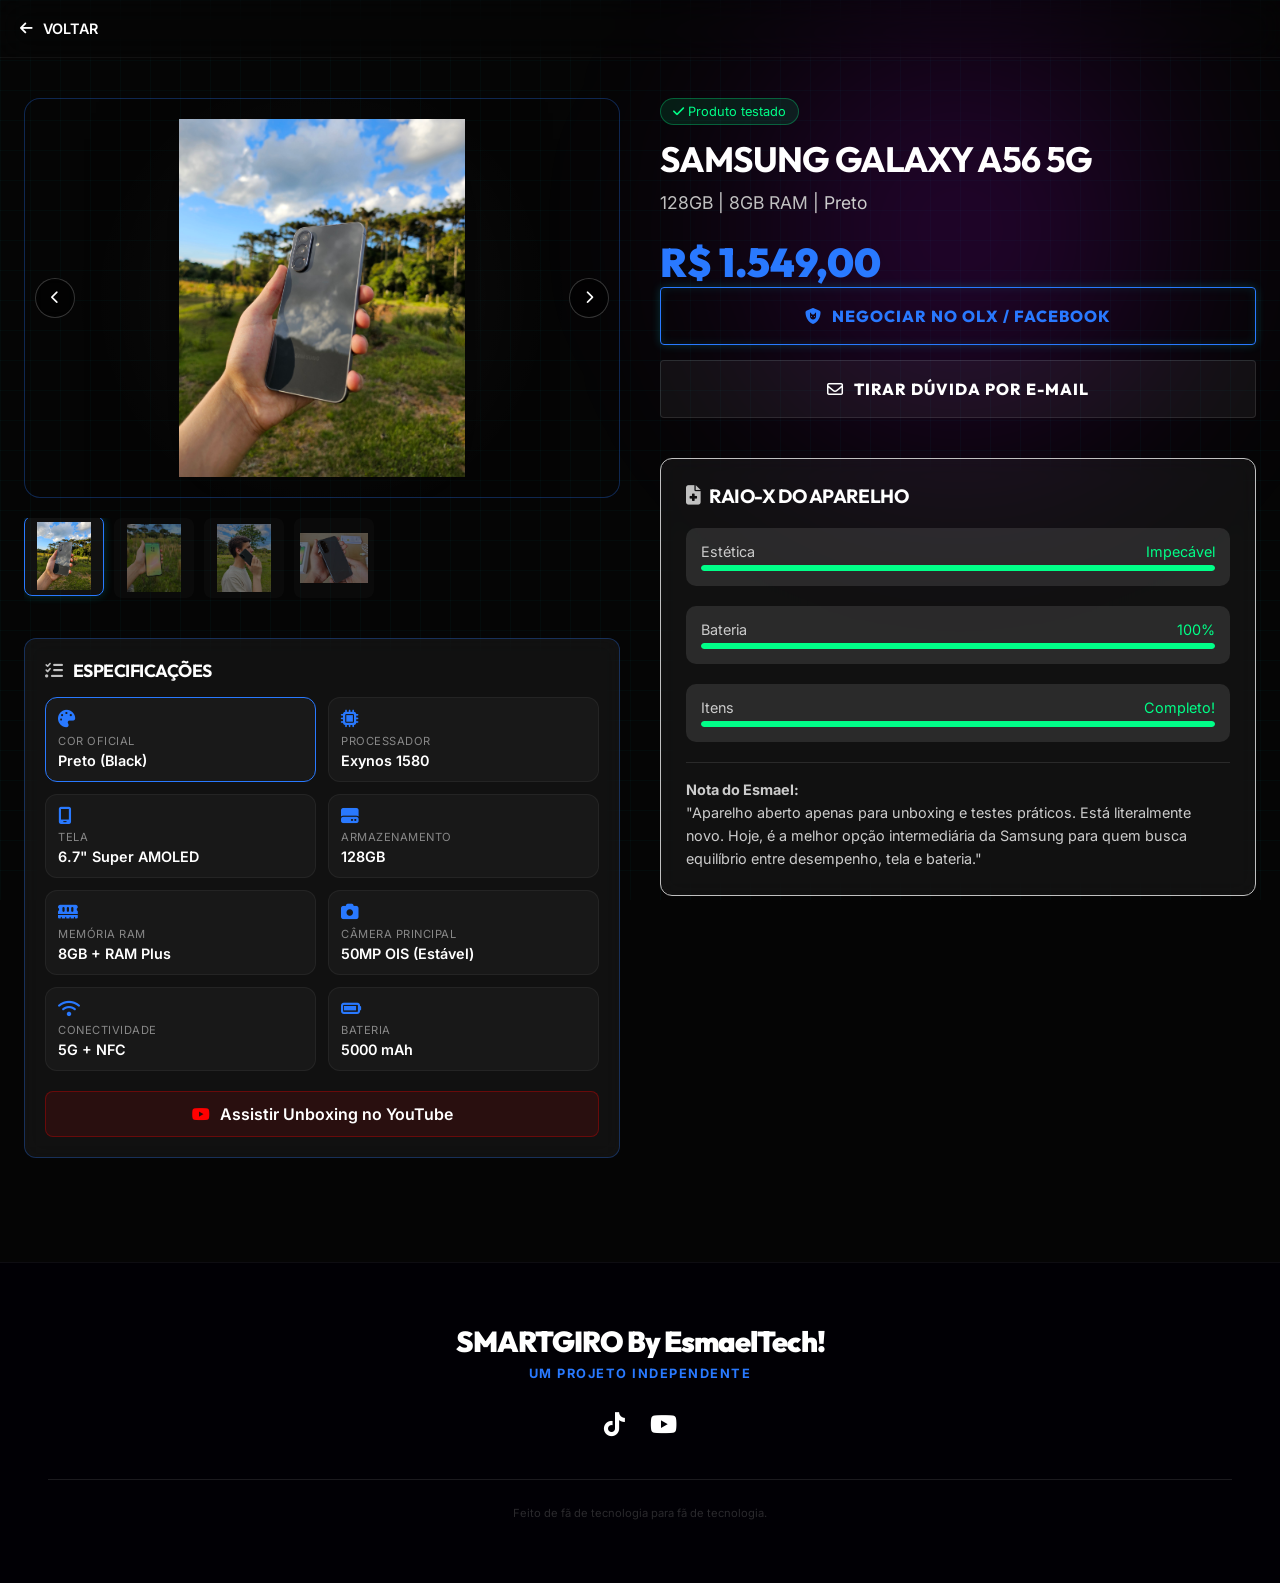
<file: A56_5G.html>
<!DOCTYPE html>
<html lang="pt-br">
<head>
    <meta charset="UTF-8">
    <meta name="viewport" content="width=device-width, initial-scale=1.0">
    <title>A56 5G | SmartGiro</title> <link rel="icon" type="smartgiro-logo" href="unnamed-removebg-preview.png">
    <link rel="stylesheet" href="style.css">
    
    <link rel="stylesheet" href="https://cdnjs.cloudflare.com/ajax/libs/font-awesome/6.4.0/css/all.min.css">
    <link href="https://fonts.googleapis.com/css2?family=Inter:wght@300;400;500&family=Outfit:wght@700;900&display=swap" rel="stylesheet">

    <style>
        /* --- CSS ESPECÍFICO DESTA PÁGINA --- */

        .product-detail-grid {
            display: grid;
            grid-template-columns: 1fr 1fr;
            gap: 40px;
            margin-top: 40px;
        }

        /* --- GALERIA AVANÇADA (CARROSSEL) --- */
        .gallery-container {
            position: relative;
            border-radius: 16px;
            border: var(--glass-border);
            background: radial-gradient(circle, rgba(255,255,255,0.05) 0%, transparent 70%);
            overflow: hidden;
            margin-bottom: 20px;
            height: 400px; /* Altura fixa */
            display: flex;
            align-items: center;
            justify-content: center;
        }

        /* Imagens empilhadas (Absolute) */
        .main-photo-item {
            position: absolute;
            top: 0; left: 0;
            width: 100%; height: 100%;
            display: flex;
            align-items: center; justify-content: center;
            padding: 20px;
            opacity: 0; /* Invisível por padrão */
            transition: opacity 0.4s ease-in-out, transform 0.4s ease;
            z-index: 1;
            pointer-events: none; 
        }

        .main-photo-item img {
            max-width: 100%; max-height: 100%;
            object-fit: contain;
            filter: drop-shadow(0 20px 40px rgba(0,0,0,0.5));
        }

        /* Classe que torna a imagem visível */
        .main-photo-item.active {
            opacity: 1;
            z-index: 2;
            transform: scale(1);
            pointer-events: auto;
        }

        /* Botões de Navegação (Setas) */
        .carousel-btn {
            position: absolute;
            top: 50%; transform: translateY(-50%);
            background: rgba(0,0,0,0.6);
            border: 1px solid rgba(255,255,255,0.2);
            color: white;
            width: 40px; height: 40px;
            border-radius: 50%;
            display: flex; align-items: center; justify-content: center;
            cursor: pointer;
            z-index: 10;
            backdrop-filter: blur(5px);
            transition: 0.3s;
        }
        .carousel-btn:hover { background: var(--neon-cyan); color: black; border-color: var(--neon-cyan); }
        .carousel-btn:active { transform: translateY(-50%) scale(0.9); }
        .carousel-btn.prev { left: 10px; }
        .carousel-btn.next { right: 10px; }

        /* Miniaturas */
        .gallery-thumbs { display: flex; gap: 10px; overflow-x: auto; padding-bottom: 10px; scroll-behavior: smooth; }
        .gallery-thumbs::-webkit-scrollbar { height: 4px; }
        .gallery-thumbs::-webkit-scrollbar-thumb { background: rgba(255,255,255,0.2); border-radius: 4px; }

        .thumb { 
            width: 80px; height: 80px; 
            background: rgba(255,255,255,0.05); 
            border-radius: 8px; padding: 5px; 
            cursor: pointer; opacity: 0.5; 
            transition: 0.3s; border: 1px solid transparent;
            flex-shrink: 0;
            display: flex; align-items: center; justify-content: center;
        }
        .thumb:hover { opacity: 0.8; border-color: rgba(255,255,255,0.3); }
        .thumb.active { opacity: 1; border-color: var(--neon-cyan); box-shadow: 0 0 10px rgba(0, 243, 255, 0.2); transform: translateY(-2px); }
        .thumb img { width: 100%; height: 100%; object-fit: contain; pointer-events: none; }

        /* --- FIM GALERIA --- */

        /* Ficha Técnica Detalhada */
        .specs-grid { display: grid; grid-template-columns: 1fr 1fr; gap: 12px; margin-top: 15px; }
        .spec-item {
            background: rgba(255,255,255,0.03);
            border: 1px solid rgba(255,255,255,0.05);
            padding: 12px; border-radius: 12px;
            display: flex; flex-direction: column; gap: 4px;
        }
        .spec-item i { color: var(--neon-cyan); font-size: 1.1rem; margin-bottom: 2px; }
        .spec-label { font-size: 0.7rem; color: #888; text-transform: uppercase; letter-spacing: 0.5px; }
        .spec-value { font-size: 0.9rem; color: white; font-weight: 600; }

        /* Infos Gerais */
        .detail-price { font-size: 2.5rem; color: var(--neon-cyan); font-weight: 900; font-family: 'Outfit'; }
        .detail-tag { display: inline-block; background: rgba(0,255,136,0.1); color: #00ff88; padding: 5px 12px; border-radius: 50px; font-size: 0.8rem; margin-bottom: 15px; border: 1px solid rgba(0,255,136,0.3); }

        /* Botões com efeito de clique */
        .btn:active { transform: scale(0.97); opacity: 0.8; }

        /* Barra de Condição */
        .condition-bar { margin: 20px 0; background: rgba(255,255,255,0.1); border-radius: 10px; padding: 15px; }
        .cond-title { font-size: 0.9rem; color: #ccc; margin-bottom: 5px; display: flex; justify-content: space-between; }
        .progress-bg { width: 100%; height: 6px; background: #333; border-radius: 10px; overflow: hidden; }
        .progress-fill { height: 100%; border-radius: 10px; }

        @media (max-width: 768px) {
            .product-detail-grid { grid-template-columns: 1fr; }
            .gallery-container { height: 300px; }
        }
    </style>
</head>
<body>

    <header style="position: relative; background: transparent; padding: 20px;">
        <a href="index.html" style="color: white; text-decoration: none; display: flex; align-items: center; gap: 10px; font-weight: 600; font-size: 0.9rem;">
            <i class="fa-solid fa-arrow-left"></i> VOLTAR
        </a>
    </header>

    <section class="container" style="padding-bottom: 80px;">
        
        <div class="product-detail-grid">
            
            <div class="reveal">
                
                <div class="gallery-container">
                    <button class="carousel-btn prev" id="prevBtn"><i class="fa-solid fa-chevron-left"></i></button>
                    
                    <div class="main-photo-item active">
                        <img src="img/20260118_181838.jpg" alt="Foto 1">
                    </div>
                    
                    <div class="main-photo-item">
                        <img src="img/20260118_181609.jpg" alt="Foto 2">
                    </div>
                    
                    <div class="main-photo-item">
                        <img src="img/20260118_180744 (1).jpg" alt="Foto 3">
                    </div>
                    
                    <div class="main-photo-item">
                        <img src="img/20260118_151439.jpg" alt="Foto 4">
                    </div>

                    <button class="carousel-btn next" id="nextBtn"><i class="fa-solid fa-chevron-right"></i></button>
                </div>
                
                <div class="gallery-thumbs" id="thumbsContainer">
                    <div class="thumb active">
                        <img src="img/20260118_181838.jpg">
                    </div>
                    <div class="thumb">
                        <img src="img/20260118_181609.jpg">
                    </div>
                    <div class="thumb">
                        <img src="img/20260118_180744 (1).jpg">
                    </div>
                    <div class="thumb">
                        <img src="img/20260118_151439.jpg">
                    </div>
                    
                </div>

                <div class="tech-card" style="margin-top: 30px; padding: 20px;">
                    <h3 style="font-size: 1.1rem; margin-bottom: 15px; color: white;">
                        <i class="fa-solid fa-list-check" style="margin-right: 8px; color: var(--neon-purple);"></i> Especificações
                    </h3>
                    
                    <div class="specs-grid">
                        <div class="spec-item" style="border-color: var(--neon-cyan);">
                            <i class="fa-solid fa-palette"></i>
                            <span class="spec-label">Cor Oficial</span>
                            <span class="spec-value">Preto (Black)</span>
                        </div>
                        <div class="spec-item">
                            <i class="fa-solid fa-microchip"></i>
                            <span class="spec-label">Processador</span>
                            <span class="spec-value">Exynos 1580</span>
                        </div>
                        <div class="spec-item">
                            <i class="fa-solid fa-mobile-screen"></i>
                            <span class="spec-label">Tela</span>
                            <span class="spec-value">6.7" Super AMOLED</span>
                        </div>
                        <div class="spec-item">
                            <i class="fa-solid fa-hard-drive"></i>
                            <span class="spec-label">Armazenamento</span>
                            <span class="spec-value">128GB</span>
                        </div>
                        <div class="spec-item">
                            <i class="fa-solid fa-memory"></i>
                            <span class="spec-label">Memória RAM</span>
                            <span class="spec-value">8GB + RAM Plus</span>
                        </div>
                        <div class="spec-item">
                            <i class="fa-solid fa-camera"></i>
                            <span class="spec-label">Câmera Principal</span>
                            <span class="spec-value">50MP OIS (Estável)</span>
                        </div>
                        <div class="spec-item">
                            <i class="fa-solid fa-wifi"></i>
                            <span class="spec-label">Conectividade</span>
                            <span class="spec-value">5G + NFC</span>
                        </div>
                        <div class="spec-item">
                            <i class="fa-solid fa-battery-full"></i>
                            <span class="spec-label">Bateria</span>
                            <span class="spec-value">5000 mAh</span>
                        </div>
                        
                    </div>
                    
                    <a href="https://youtu.be/X7VO6_P9ES0?si=A187KuJ-ATbs06Ln" target="_blank" style="display: flex; align-items: center; justify-content: center; gap: 10px; background: rgba(255, 0, 0, 0.1); border: 1px solid rgba(255, 0, 0, 0.3); padding: 12px; border-radius: 8px; margin-top: 20px; text-decoration: none; color: white; font-weight: 600; transition: 0.3s;">
                        <i class="fa-brands fa-youtube" style="color: red;"></i> Assistir Unboxing no YouTube
                    </a>
                </div>
            </div>

            <div class="reveal" style="transition-delay: 0.2s;">
                
                <span class="detail-tag"><i class="fa-solid fa-check"></i> Produto testado</span>
                
                <h1 style="font-size: 2.2rem; line-height: 1.1; margin-bottom: 10px;">Samsung Galaxy A56 5G</h1>
                
                <p style="color: #ccc; margin-bottom: 20px; font-size: 1.1rem;">
                    <span style="color: var(--neon-purple);">128GB</span> | 
                    <span style="color: var(--neon-purple);">8GB RAM</span> | 
                    Preto
                </p>

                <div class="detail-price">R$ 1.549,00</div>
                

                <div style="display: flex; flex-direction: column; gap: 15px; margin-bottom: 40px;">
                    
                    <a href="LINK_DO_SEU_ANUNCIO_NO_FACEBOOK" target="_blank" class="btn btn-neon pulse-btn">
                        <i class="fa-solid fa-shield-cat" style="margin-right: 10px;"></i> NEGOCIAR NO OLX / FACEBOOK
                    </a>
                    
                    <a href="mailto:contato.esmaeltech@gmail.com" class="btn" style="background: rgba(255,255,255,0.05); color: white; border: 1px solid rgba(255,255,255,0.1);">
                        <i class="fa-regular fa-envelope" style="margin-right: 10px;"></i> TIRAR DÚVIDA POR E-MAIL
                    </a>
                </div>

                <div class="tech-card" style="padding: 25px; border-color: var(--neon-purple);">
                    <h3 style="color: white; margin-bottom: 20px; display: flex; align-items: center; gap: 10px; font-size: 1.2rem;">
                        <i class="fa-solid fa-file-medical" style="color: var(--neon-purple);"></i> Raio-X do Aparelho
                    </h3>
                    
                    <div class="condition-bar">
                        <div class="cond-title"><span>Estética</span> <span style="color: #00ff88;">Impecável</span></div>
                        <div class="progress-bg"><div class="progress-fill" style="width: 100%; background: #00ff88;"></div></div>
                    </div>

                    <div class="condition-bar">
                        <div class="cond-title"><span>Bateria</span> <span style="color: #00ff88;">100%</span></div>
                        <div class="progress-bg"><div class="progress-fill" style="width: 100%; background: #00ff88;"></div></div>
                    </div>

                    <div class="condition-bar">
                        <div class="cond-title"><span>Itens</span> <span style="color: #00ff88;">Completo!</span></div>
                        <div class="progress-bg"><div class="progress-fill" style="width: 100%; background: #00ff88;"></div></div>
                    </div>

                    <p style="font-size: 0.9rem; margin-top: 20px; border-top: 1px solid rgba(255,255,255,0.1); padding-top: 15px; color: #ccc; line-height: 1.6;">
                        <strong>Nota do Esmael:</strong> <br>
                        "Aparelho aberto apenas para unboxing e testes práticos. Está literalmente novo. Hoje, é a melhor opção intermediária da Samsung para quem busca equilíbrio entre desempenho, tela e bateria."
                    </p>
                </div>

            </div>
        </div>
    </section>

    <footer style="background: #010005; padding: 60px 24px; text-align: center; border-top: 1px solid rgba(255,255,255,0.05);">
        <div class="container">
            <div class="brand" style="font-size: 1.8rem; margin-bottom: 5px;">SMARTGIRO By EsmaelTech!</div>
            
            <p style="color: var(--neon-cyan); font-size: 0.8rem; letter-spacing: 1.5px; margin-bottom: 25px; font-weight: 700; text-transform: uppercase;">
                Um Projeto Independente
            </p>



            <div style="display: flex; justify-content: center; gap: 25px; margin-bottom: 40px;">
                <a href="https://www.tiktok.com/@esmaeltech23" target="_blank" style="color: white; font-size: 1.5rem; transition: 0.3s;" onmouseover="this.style.color='#00f3ff'" onmouseout="this.style.color='white'">
                    <i class="fa-brands fa-tiktok"></i>
                </a>
                <a href="https://www.youtube.com/@EsmaelTech023" target="_blank" style="color: white; font-size: 1.5rem; transition: 0.3s;" onmouseover="this.style.color='#FF0000'" onmouseout="this.style.color='white'">
                    <i class="fa-brands fa-youtube"></i>
                </a>
            </div>
            
           
            <div style="border-top: 1px solid rgba(255,255,255,0.1); padding-top: 25px; margin-top: 40px;">
                <p style="font-size: 0.7rem; opacity: 0.3;">
                    Feito de fã de tecnologia para fã de tecnologia.
                </p>
            </div>
        </div>
    </footer>

    <script>
        document.addEventListener('DOMContentLoaded', function() {
            const mainPhotos = document.querySelectorAll('.main-photo-item');
            const thumbs = document.querySelectorAll('.thumb');
            const prevBtn = document.getElementById('prevBtn');
            const nextBtn = document.getElementById('nextBtn');
            let currentIndex = 0; 

            if (mainPhotos.length === 0 || thumbs.length === 0) return;

            function showImage(index) {
                mainPhotos.forEach(photo => photo.classList.remove('active'));
                thumbs.forEach(thumb => thumb.classList.remove('active'));

                if(mainPhotos[index]) mainPhotos[index].classList.add('active');
                if(thumbs[index]) thumbs[index].classList.add('active');
                
                if(thumbs[index]) {
                    thumbs[index].scrollIntoView({ behavior: 'smooth', block: 'nearest', inline: 'center' });
                }
                currentIndex = index;
            }

            if(nextBtn) {
                nextBtn.addEventListener('click', () => {
                    let nextIndex = currentIndex + 1;
                    if (nextIndex >= mainPhotos.length) nextIndex = 0;
                    showImage(nextIndex);
                });
            }

            if(prevBtn) {
                prevBtn.addEventListener('click', () => {
                    let prevIndex = currentIndex - 1;
                    if (prevIndex < 0) prevIndex = mainPhotos.length - 1;
                    showImage(prevIndex);
                });
            }

            thumbs.forEach((thumb, index) => {
                thumb.addEventListener('click', () => {
                    showImage(index);
                });
            });
        });
    </script>
    
    <script src="script.js"></script>
</body>
</html>
</file>
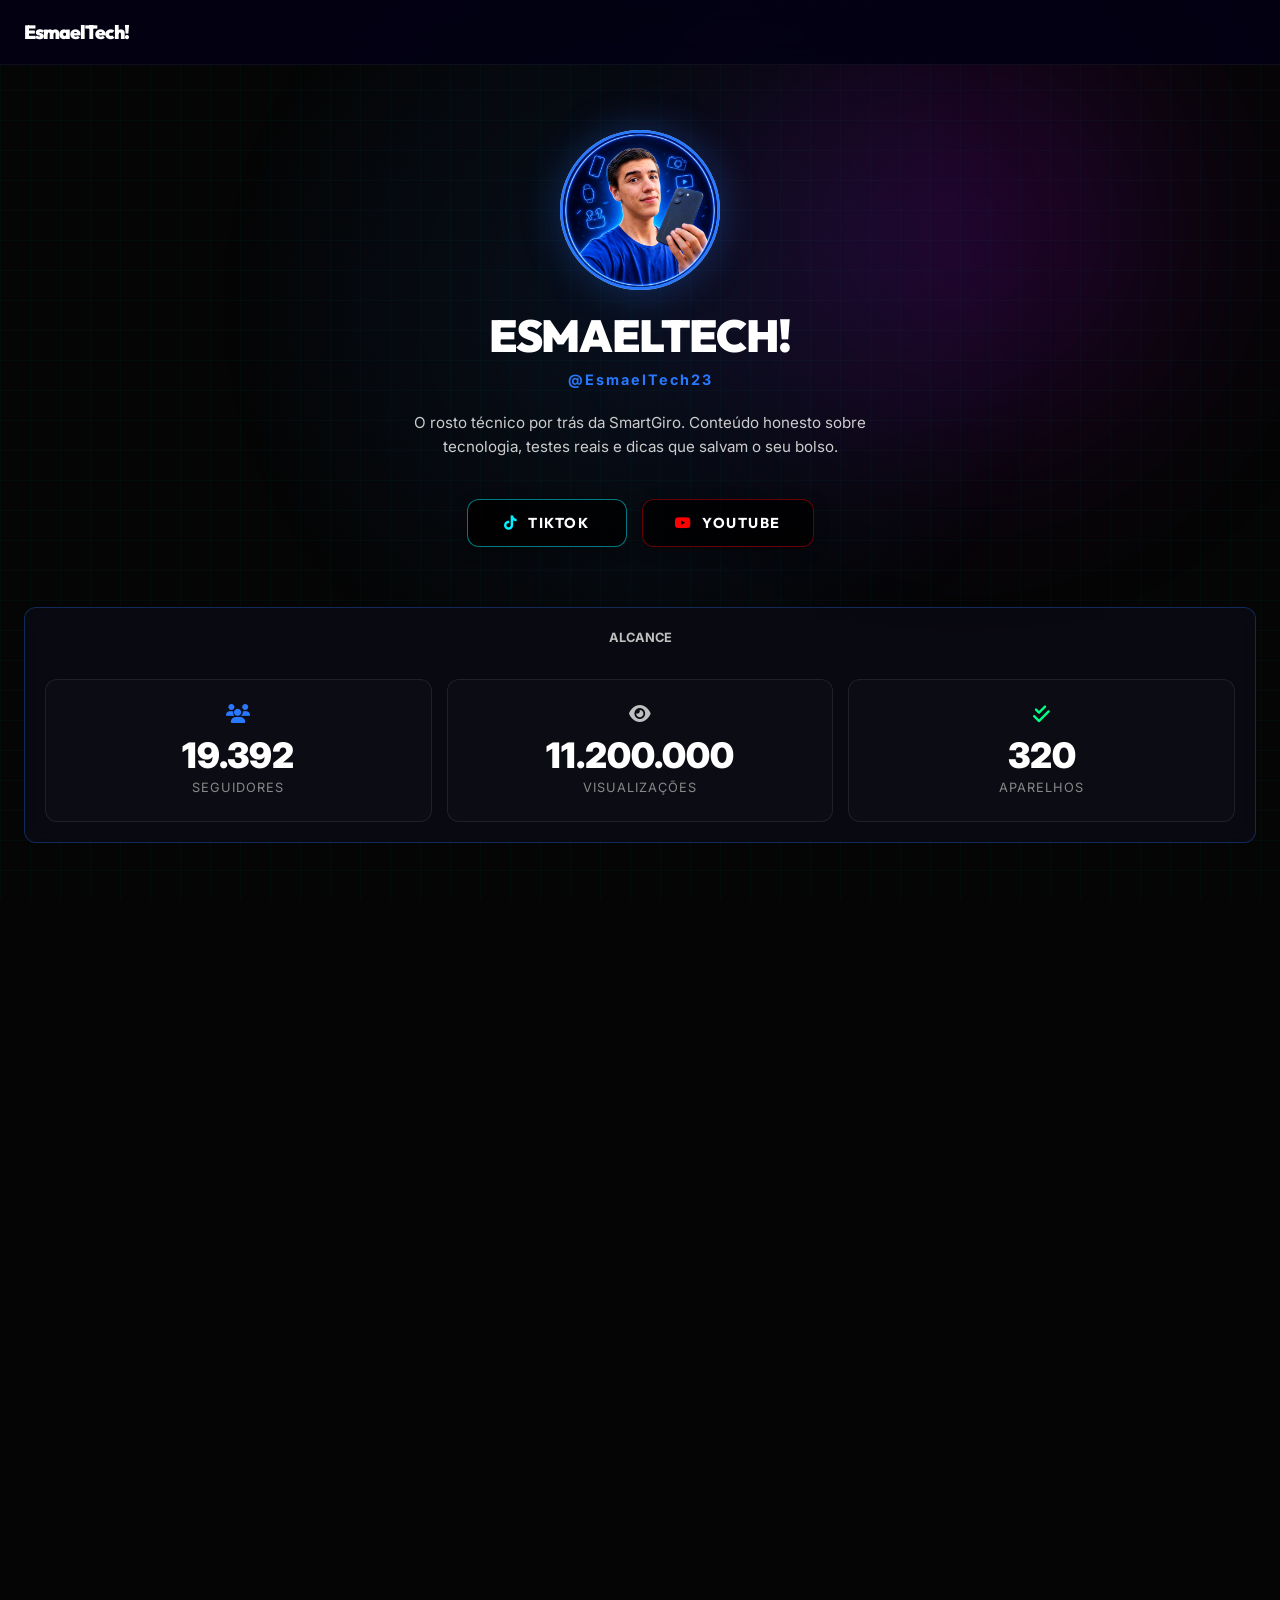
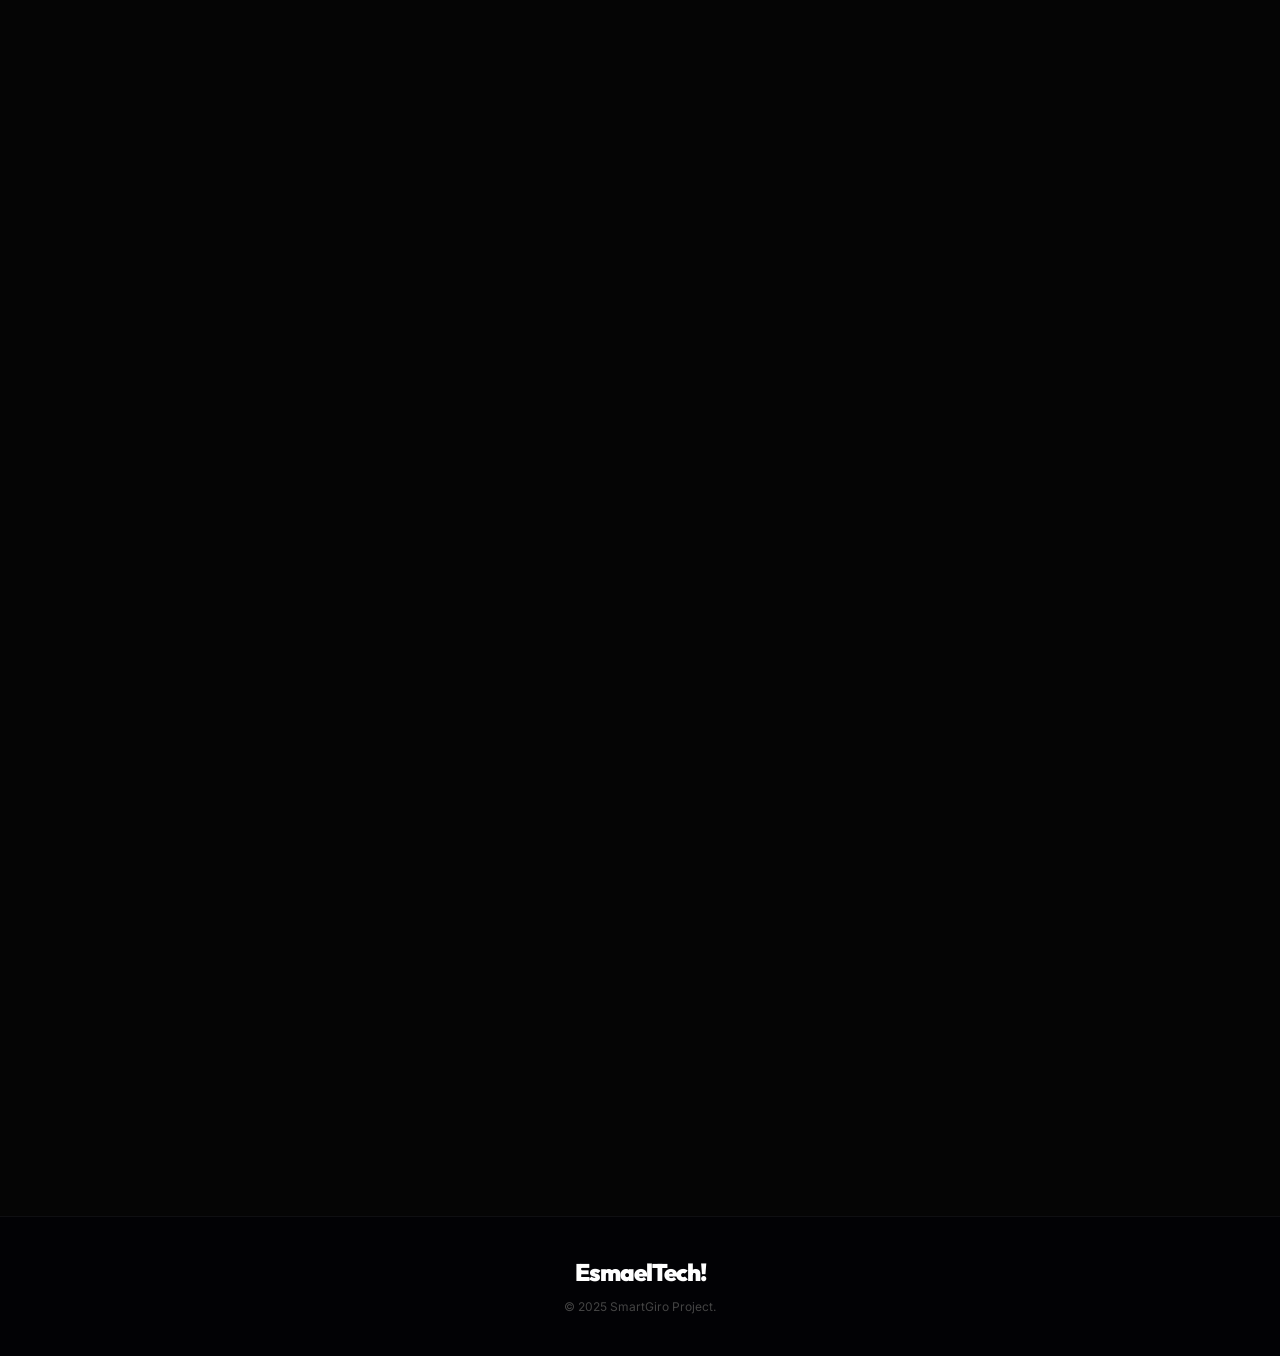
<file: esmaeltech.html>
<!DOCTYPE html>
<html lang="pt-br">
<head>
    <meta charset="UTF-8">
    <meta name="viewport" content="width=device-width, initial-scale=1.0, maximum-scale=1.0, user-scalable=no">
    <title>EsmaelTech | Creator</title>
    <link rel="icon" type="smartgiro-logo" href="unnamed-removebg-preview.png">
    
    <link rel="stylesheet" href="style.css">

    <link rel="preconnect" href="https://fonts.googleapis.com">
    <link rel="preconnect" href="https://fonts.gstatic.com" crossorigin>
    <link href="https://fonts.googleapis.com/css2?family=Inter:wght@300;400;500&family=Outfit:wght@700;900&display=swap" rel="stylesheet">
    <link rel="stylesheet" href="https://cdnjs.cloudflare.com/ajax/libs/font-awesome/6.4.0/css/all.min.css">

    <style>
        /* --- AJUSTES GERAIS MOBILE --- */
        body { overflow-x: hidden; }
        
        /* Hero */
        .creator-hero {
            padding-top: 130px;
            padding-bottom: 50px;
            text-align: center;
            background: radial-gradient(circle at center, rgba(41, 121, 255, 0.1) 0%, transparent 60%);
        }

        /* Avatar (Sem Verificado) */
        .big-avatar-container {
            position: relative;
            width: 160px; /* Levemente menor para mobile */
            height: 160px;
            margin: 0 auto 25px;
        }
        .big-avatar {
            width: 100%; height: 100%; border-radius: 50%; object-fit: cover;
            border: 3px solid var(--neon-cyan);
            box-shadow: 0 0 40px rgba(41, 121, 255, 0.3);
            position: relative; z-index: 2;
        }
        .pulse-ring {
            position: absolute; top: 50%; left: 50%; transform: translate(-50%, -50%);
            width: 100%; height: 100%; border-radius: 50%;
            border: 2px solid var(--neon-purple);
            animation: ringPulse 2.5s infinite; z-index: 1;
        }
        @keyframes ringPulse {
            0% { width: 100%; height: 100%; opacity: 1; }
            100% { width: 150%; height: 150%; opacity: 0; }
        }

        /* Container dos botões para garantir alinhamento no mobile */
.social-buttons-row {
    display: flex;
    gap: 15px;
    justify-content: center;
    flex-wrap: wrap;
    margin-top: 25px;
}

/* Container que alinha os botões */
.social-container-final {
    display: flex;
    gap: 15px;
    justify-content: center;
    flex-wrap: wrap;
    margin-top: 30px;
    padding: 10px;
}

/* Base comum para os dois - SEM FUNDO CINZA */
.btn-new-tk, .btn-new-yt {
    position: relative;
    padding: 14px 32px;
    font-family: 'Outfit', sans-serif;
    font-weight: 700;
    font-size: 0.9rem;
    letter-spacing: 1.5px;
    text-decoration: none;
    border-radius: 12px;
    display: flex;
    align-items: center;
    gap: 10px;
    transition: all 0.3s ease;
    background: rgba(0, 0, 0, 0.8); /* Fundo preto semi-transparente */
    min-width: 160px;
    justify-content: center;
    z-index: 1;
}

/* Estilo TIKTOK: Neon Ciano/Rosa */
.btn-new-tk {
    color: #fff;
    border: 1px solid rgba(0, 243, 255, 0.5);
    box-shadow: 0 4px 15px rgba(0, 0, 0, 0.3);
}

.btn-new-tk i { color: #00f3ff; }

.btn-new-tk:hover {
    border-color: #ff0050;
    box-shadow: 0 0 20px rgba(0, 243, 255, 0.3), 0 0 40px rgba(255, 0, 80, 0.2);
    transform: translateY(-3px);
}

/* Estilo YOUTUBE: Vermelho Intenso */
.btn-new-yt {
    color: #fff;
    border: 1px solid rgba(255, 0, 0, 0.4);
    box-shadow: 0 4px 15px rgba(0, 0, 0, 0.3);
}

.btn-new-yt i { color: #ff0000; }

.btn-new-yt:hover {
    background: #ff0000; /* Preenche de vermelho ao passar o mouse */
    border-color: #ff0000;
    box-shadow: 0 0 30px rgba(255, 0, 0, 0.5);
    transform: translateY(-3px);
}

.btn-new-yt:hover i { color: #fff; } /* Ícone fica branco no hover */

/* Ajuste Mobile: Botões um embaixo do outro no celular */
@media (max-width: 480px) {
    .social-container-final {
        flex-direction: column;
        align-items: center;
    }
    .btn-new-tk, .btn-new-yt {
        width: 100%;
        max-width: 280px;
    }
}

@media (max-width: 480px) {
    .btn-social-custom {
        width: 100%; /* No celular eles ocupam a largura toda */
    }
}
        /* Métricas Responsivas */
        .metrics-grid {
            display: grid; grid-template-columns: repeat(3, 1fr); /* Padrão Desktop */
            gap: 15px; margin-top: 30px;
        }
        /* Celular: Uma embaixo da outra */
        @media (max-width: 768px) {
            .metrics-grid { grid-template-columns: 1fr; gap: 15px; }
            .hero-title { font-size: 2.2rem !important; }
        }
        
        .metric-card {
            background: rgba(255,255,255,0.02); border: 1px solid rgba(255,255,255,0.08);
            padding: 25px; border-radius: 12px; text-align: center;
        }
        .metric-number { font-size: 2.2rem; font-weight: 900; color: white; display: block; }
        .metric-label { font-size: 0.8rem; color: #888; text-transform: uppercase; letter-spacing: 1px; }

        /* Setup Grid Responsivo */
        .setup-grid {
            display: grid; grid-template-columns: repeat(auto-fit, minmax(140px, 1fr));
            gap: 15px; margin-top: 30px;
        }
        .setup-item {
            background: rgba(255,255,255,0.03); border-radius: 12px; padding: 20px;
            text-align: center; border: 1px solid transparent; transition: 0.3s;
        }
        .setup-item:hover { border-color: var(--neon-cyan); background: rgba(0, 243, 255, 0.05); }

        /* --- NOVA ÁREA DE CONTATO: THE COMMAND DECK --- */
        .command-deck {
            display: flex; flex-direction: column; gap: 20px;
            max-width: 700px; margin: 0 auto; margin-top: 40px;
        }

        .action-bar {
            position: relative;
            padding: 30px;
            border-radius: 16px;
            display: flex; align-items: center; justify-content: space-between;
            text-decoration: none; overflow: hidden; transition: 0.4s cubic-bezier(0.175, 0.885, 0.32, 1.275);
            border: 1px solid rgba(255,255,255,0.05);
        }

        /* Barra Business (Gold) */
        .bar-business {
            background: linear-gradient(90deg, rgba(255, 215, 0, 0.05), transparent);
            border-left: 4px solid #FFD700;
        }
        .bar-business:hover {
            transform: scale(1.02);
            background: linear-gradient(90deg, rgba(255, 215, 0, 0.15), transparent);
            box-shadow: 0 10px 30px rgba(0,0,0,0.5);
            border-color: rgba(255, 215, 0, 0.3);
        }
        .bar-business .icon-box { color: #FFD700; background: rgba(255, 215, 0, 0.1); }

        /* Barra Community (Cyan) */
        .bar-community {
            background: linear-gradient(90deg, rgba(0, 243, 255, 0.05), transparent);
            border-left: 4px solid var(--neon-cyan);
        }
        .bar-community:hover {
            transform: scale(1.02);
            background: linear-gradient(90deg, rgba(0, 243, 255, 0.15), transparent);
            box-shadow: 0 10px 30px rgba(0,0,0,0.5);
            border-color: rgba(0, 243, 255, 0.3);
        }
        .bar-community .icon-box { color: var(--neon-cyan); background: rgba(0, 243, 255, 0.1); }

        /* Elementos internos da barra */
        .action-content h3 { font-size: 1.1rem; margin-bottom: 5px; color: white; text-transform: uppercase; }
        .action-content p { font-size: 0.85rem; color: #aaa; margin: 0; }
        .icon-box {
            width: 50px; height: 50px; border-radius: 50%;
            display: flex; align-items: center; justify-content: center; font-size: 1.5rem;
            flex-shrink: 0; margin-right: 20px;
        }
        .arrow-indicator { color: white; opacity: 0.3; transition: 0.3s; }
        .action-bar:hover .arrow-indicator { opacity: 1; transform: translateX(5px); }

        /* Mobile ajust for Action Bars */
        @media (max-width: 600px) {
            .action-bar { padding: 20px; }
            .icon-box { width: 40px; height: 40px; font-size: 1.2rem; margin-right: 15px; }
            .action-content h3 { font-size: 1rem; }
            .action-content p { font-size: 0.75rem; }
        }

    </style>
</head>
<body>

    <header>
        <div class="brand"><a href="index.html" style="text-decoration:none; color:white;">EsmaelTech!</a></div>

    </header>

    <section class="creator-hero">
        <div class="particles-container">
            <div class="particle"></div><div class="particle"></div><div class="particle"></div>
        </div>

        <div class="container reveal">
            <div class="big-avatar-container">
                <div class="pulse-ring"></div>
                <img src="EsmaelTechfotode Perfil.png" alt="EsmaelTech" class="big-avatar">
            </div>

            <h1 class="hero-title" style="font-size: 2.8rem; margin-bottom: 10px;">ESMAELTECH!</h1>
            <p style="color: var(--neon-cyan); letter-spacing: 2px; font-weight: 700; margin-bottom: 20px; font-size: 0.9rem;">@EsmaelTech23</p>
            
            <p style="max-width: 500px; margin: 0 auto 30px; color: #ccc; font-size: 0.95rem; line-height: 1.6;">
                O rosto técnico por trás da SmartGiro. Conteúdo honesto sobre tecnologia, testes reais e dicas que salvam o seu bolso.
            </p>

          <div class="social-container-final">
    <a href="https://www.tiktok.com/@esmaeltech23" target="_blank" class="btn-new-tk">
        <i class="fa-brands fa-tiktok"></i>
        <span>TIKTOK</span>
    </a>

    <a href="https://www.youtube.com/@EsmaelTech023" target="_blank" class="btn-new-yt">
        <i class="fa-brands fa-youtube"></i>
        <span>YOUTUBE</span>
    </a>
</div>
</div>
        </div>
    </section>

    <section class="container reveal" style="margin-bottom: 60px;">
        <div class="tech-card" style="background: rgba(10, 10, 20, 0.8); padding: 20px;">
            <p style="text-align: center; color: var(--neon-purple); font-size: 0.8rem; font-weight: 700; margin-bottom: 10px;">ALCANCE</p>
            
            <div class="metrics-grid">
                <div class="metric-card">
                    <i class="fa-solid fa-users" style="color: var(--neon-cyan); font-size: 1.2rem; margin-bottom: 10px;"></i>
                    <span class="metric-number" data-target="30300">0</span>
                    <span class="metric-label">Seguidores</span>
                </div>
                <div class="metric-card">
                    <i class="fa-solid fa-eye" style="color: var(--neon-purple); font-size: 1.2rem; margin-bottom: 10px;"></i>
                    <span class="metric-number" data-target="17500000">0</span>
                    <span class="metric-label">Visualizações</span>
                </div>
                <div class="metric-card">
                    <i class="fa-solid fa-check-double" style="color: #00ff88; font-size: 1.2rem; margin-bottom: 10px;"></i>
                    <span class="metric-number" data-target="500">0</span>
                    <span class="metric-label">Aparelhos</span>
                </div>
            </div>
        </div>
    </section>

<section class="container reveal" style="padding-bottom: 80px;">
    
    <div class="tech-card" style="text-align: center; padding: 50px 30px; margin-bottom: 30px; background: radial-gradient(circle at top, rgba(41, 121, 255, 0.15), transparent); border-top: 2px solid var(--neon-cyan);">
        <div style="font-size: 3.5rem; margin-bottom: 15px;">❤️</div>
        <h2 style="font-size: 2.2rem; color: #fff; text-shadow: 0 0 20px rgba(41, 121, 255, 0.5);">+30K SEGUIDORES</h2>
        <p style="max-width: 700px; margin: 15px auto; color: #ccc; line-height: 1.6;">
            O EsmaelTech não é apenas um perfil, é uma comunidade. Obrigado por cada curtida, comentário e por impulsionarem nossa jornada no mundo da tecnologia! 🚀
        </p>
    </div>

    <div style="display: grid; grid-template-columns: repeat(auto-fit, minmax(280px, 1fr)); gap: 20px;">
        
        <div class="tech-card" style="display: flex; align-items: center; gap: 20px; border-left: 4px solid #FFD700;">
            <div style="font-size: 2rem; color: #FFD700;"><i class="fa-solid fa-chart-line"></i></div>
            <div>
                <h4 style="color: #FFD700; margin: 0;">16.8M VIEWS</h4>
                <p style="font-size: 0.8rem; margin: 5px 0 0;">Impacto em menos de 2 anos.</p>
            </div>
        </div>

        <div class="tech-card" style="display: flex; align-items: center; gap: 20px; border-left: 4px solid var(--neon-cyan);">
            <div style="font-size: 2rem; color: var(--neon-cyan);"><i class="fa-solid fa-rocket"></i></div>
            <div>
                <h4 style="color: white; margin: 0;">NOSSA MISSÃO</h4>
                <p style="font-size: 0.8rem; margin: 5px 0 0;">Inovação e conteúdo real.</p>
            </div>
        </div>
    </div>

    <div style="margin-top: 30px; display: flex; flex-wrap: wrap; gap: 20px;">
        <div class="tech-card" style="flex: 1; min-width: 250px; background: rgba(255,255,255,0.03);">
            <h4 style="color: var(--neon-cyan); margin-bottom: 8px;">Esmael</h4>
            <p style="font-size: 0.85rem; color: #bbb;">Conduz com energia e autenticidade cada projeto e review.</p>
        </div>
        <div class="tech-card" style="flex: 1; min-width: 250px; background: rgba(255,255,255,0.03);">
            <h4 style="color: #ff0050; margin-bottom: 8px;">João Lucas</h4>
            <p style="font-size: 0.85rem; color: #bbb;">O mestre da edição, elevando a qualidade visual dos conteúdos.</p>
        </div>
    </div>

</section>
    <section class="container reveal" style="padding-bottom: 60px;">
        <div style="text-align: center; max-width: 800px; margin: 0 auto;">
            <h2 style="font-size: 1.5rem; margin-bottom: 10px;">O Arsenal Técnico</h2>
            <p style="font-size: 0.9rem;">Equipamentos que garantem a qualidade do conteúdo.</p>
            
            <div class="setup-grid">
                <div class="setup-item">
                    <i class="fa-solid fa-camera" style="color: var(--neon-cyan); font-size: 1.5rem; margin-bottom: 10px;"></i>
                    <div style="font-weight: 700; color: white;">S23 Ultra</div>
                    <div style="font-size: 0.7rem; color: #777;">Câmera Principal</div>
                </div>
                <div class="setup-item">
                    <i class="fa-solid fa-microphone-lines" style="color: var(--neon-purple); font-size: 1.5rem; margin-bottom: 10px;"></i>
                    <div style="font-weight: 700; color: white;">Wireless Mic</div>
                    <div style="font-size: 0.7rem; color: #777;">Áudio Profissional</div>
                </div>
                <div class="setup-item">
                    <i class="fa-solid fa-lightbulb" style="color: #FFD700; font-size: 1.5rem; margin-bottom: 10px;"></i>
                    <div style="font-weight: 700; color: white;">RGB Light</div>
                    <div style="font-size: 0.7rem; color: #777;">Ambiente</div>
                </div>
                <div class="setup-item">
                    <i class="fa-solid fa-scissors" style="color: #ff0050; font-size: 1.5rem; margin-bottom: 10px;"></i>
                    <div style="font-weight: 700; color: white;">CapCut Pro</div>
                    <div style="font-size: 0.7rem; color: #777;">Edição</div>
                </div>
            </div>
        </div>
    </section>

    <section class="container reveal" style="padding-bottom: 80px; text-align: center;">
        <h2 style="font-size: 1.5rem; margin-bottom: 30px;">Quer conversar ou Tirar Dúvidas?</h2>
        
        <p style="margin-bottom: 30px;">Divulgações e colaborações com marcas de tecnologia. Entre em contato:</p>

        <div style="display: flex; flex-direction: column; gap: 15px; max-width: 400px; margin: 0 auto;">
            
            <a href="mailto:contato.esmaeltech@gmail.com" style="text-decoration: none;">
                <div style="background: var(--glass-bg); border: 1px solid rgba(255,255,255,0.1); padding: 15px; border-radius: 12px; display: flex; align-items: center; gap: 15px; transition: 0.3s;" onmouseover="this.style.borderColor='var(--neon-purple)'" onmouseout="this.style.borderColor='rgba(255,255,255,0.1)'">
                    <div style="background: rgba(255,255,255,0.1); width: 40px; height: 40px; display: flex; align-items: center; justify-content: center; border-radius: 50%;">
                        <i class="fa-solid fa-envelope" style="color: white;"></i>
                    </div>
                    <div style="text-align: left;">
                        <span style="display: block; font-size: 0.75rem; color: var(--text-dim); text-transform: uppercase;">E-mail Oficial</span>
                        <span style="display: block; font-size: 0.95rem; color: white; font-weight: 600;">contato.esmaeltech@gmail.com</span>
                    </div>
                </div>
            </a>

            <a href="https://www.tiktok.com/@esmaeltech23" target="_blank" style="text-decoration: none;">
                <div style="background: var(--glass-bg); border: 1px solid rgba(255,255,255,0.1); padding: 15px; border-radius: 12px; display: flex; align-items: center; gap: 15px; transition: 0.3s;" onmouseover="this.style.borderColor='var(--neon-cyan)'" onmouseout="this.style.borderColor='rgba(255,255,255,0.1)'">
                    <div style="background: rgba(255,255,255,0.1); width: 40px; height: 40px; display: flex; align-items: center; justify-content: center; border-radius: 50%;">
                        <i class="fa-brands fa-tiktok" style="color: white;"></i>
                    </div>
                    <div style="text-align: left;">
                        <span style="display: block; font-size: 0.75rem; color: var(--text-dim); text-transform: uppercase;">TikTok / Youtube</span>
                        <span style="display: block; font-size: 0.95rem; color: white; font-weight: 600;">@EsmaelTech23</span>
                    </div>
                </div>
            </a>
            <a href="https://linktr.ee/esmaeltech" target="_blank" style="text-decoration: none;">
                <div style="background: var(--glass-bg); border: 1px solid rgba(255,255,255,0.1); padding: 15px; border-radius: 12px; display: flex; align-items: center; gap: 15px; transition: 0.3s;" onmouseover="this.style.borderColor='#43E660'" onmouseout="this.style.borderColor='rgba(255,255,255,0.1)'">
                    <div style="background: rgba(255,255,255,0.1); width: 40px; height: 40px; display: flex; align-items: center; justify-content: center; border-radius: 50%;">
                        <i class="fa-solid fa-link" style="color: white;"></i>
                    </div>
                    <div style="text-align: left;">
                        <span style="display: block; font-size: 0.75rem; color: var(--text-dim); text-transform: uppercase;">Todas as Redes</span>
                        <span style="display: block; font-size: 0.95rem; color: white; font-weight: 600;">LinkTree Oficial</span>
                    </div>
                </div>
            </a>
        </div>
    </section>
    <section class="container reveal" style="margin-bottom: 80px;">
    <div class="tech-card" style="text-align: center; padding: 60px 24px; border: 1px solid var(--neon-cyan);">
        
        <div class="pill-badge" style="margin-bottom: 20px;">Projeto Independente</div>

        <h2 style="font-family: 'Outfit', sans-serif; font-size: 2.2rem; margin-bottom: 15px; color: white;">
            SMARTGIRO BY ESMAELTECH
        </h2>

        <p style="max-width: 600px; margin: 0 auto 35px; color: var(--text-dim); line-height: 1.6;">
            Desbrave o início de uma nova jornada tecnológica. O SmartGiro é o meu projeto pessoal focado em inovação, onde a paixão por tecnologia se transforma em soluções reais.
        </p>

        <div style="display: flex; justify-content: center;">
            <a href="#" class="btn btn-neon pulse-btn" style="width: auto; min-width: 280px; justify-content: center;">
                CONHECER O PROJETO
            </a>
        </div>
        
    </div>
</section>

    <footer style="background: #020205; padding: 40px 24px; text-align: center; border-top: 1px solid rgba(255,255,255,0.05);">
        <div class="container">
            <div class="brand" style="font-size: 1.5rem; margin-bottom: 10px;">EsmaelTech!</div>
            <p style="color: #444; font-size: 0.75rem; margin-bottom: 0;">© 2025 SmartGiro Project.</p>
        </div>
    </footer>

    <script src="script.js"></script>
    <script>
        // Script de Contagem Otimizado
        function formatNumber(num) {
            if (num >= 1000000) return (num / 1000000).toFixed(1) + 'M';
            if (num >= 1000) return (num / 1000).toFixed(1) + 'K';
            return num;
        }

        const counters = document.querySelectorAll('.metric-number');
        let activated = false;

        function startCounters() {
            const container = document.querySelector('.metrics-grid');
            if(!container) return;
            
            const containerTop = container.getBoundingClientRect().top;
            const windowHeight = window.innerHeight;

            if (containerTop < windowHeight - 50 && !activated) {
                activated = true;
                counters.forEach(counter => {
                    const target = +counter.getAttribute('data-target');
                    const duration = 1500; 
                    const increment = target / (duration / 30);

                    let current = 0;
                    const updateCounter = () => {
                        current += increment;
                        if (current < target) {
                            counter.innerText = Math.ceil(current).toLocaleString('pt-BR'); 
                            setTimeout(updateCounter, 30);
                        } else {
                            counter.innerText = formatNumber(target) + "+";
                        }
                    };
                    updateCounter();
                });
            }
        }

        window.addEventListener('scroll', startCounters);
        // Tenta rodar logo de cara caso já esteja visível
        setTimeout(startCounters, 500);
    </script>
</body>
</html>
</file>
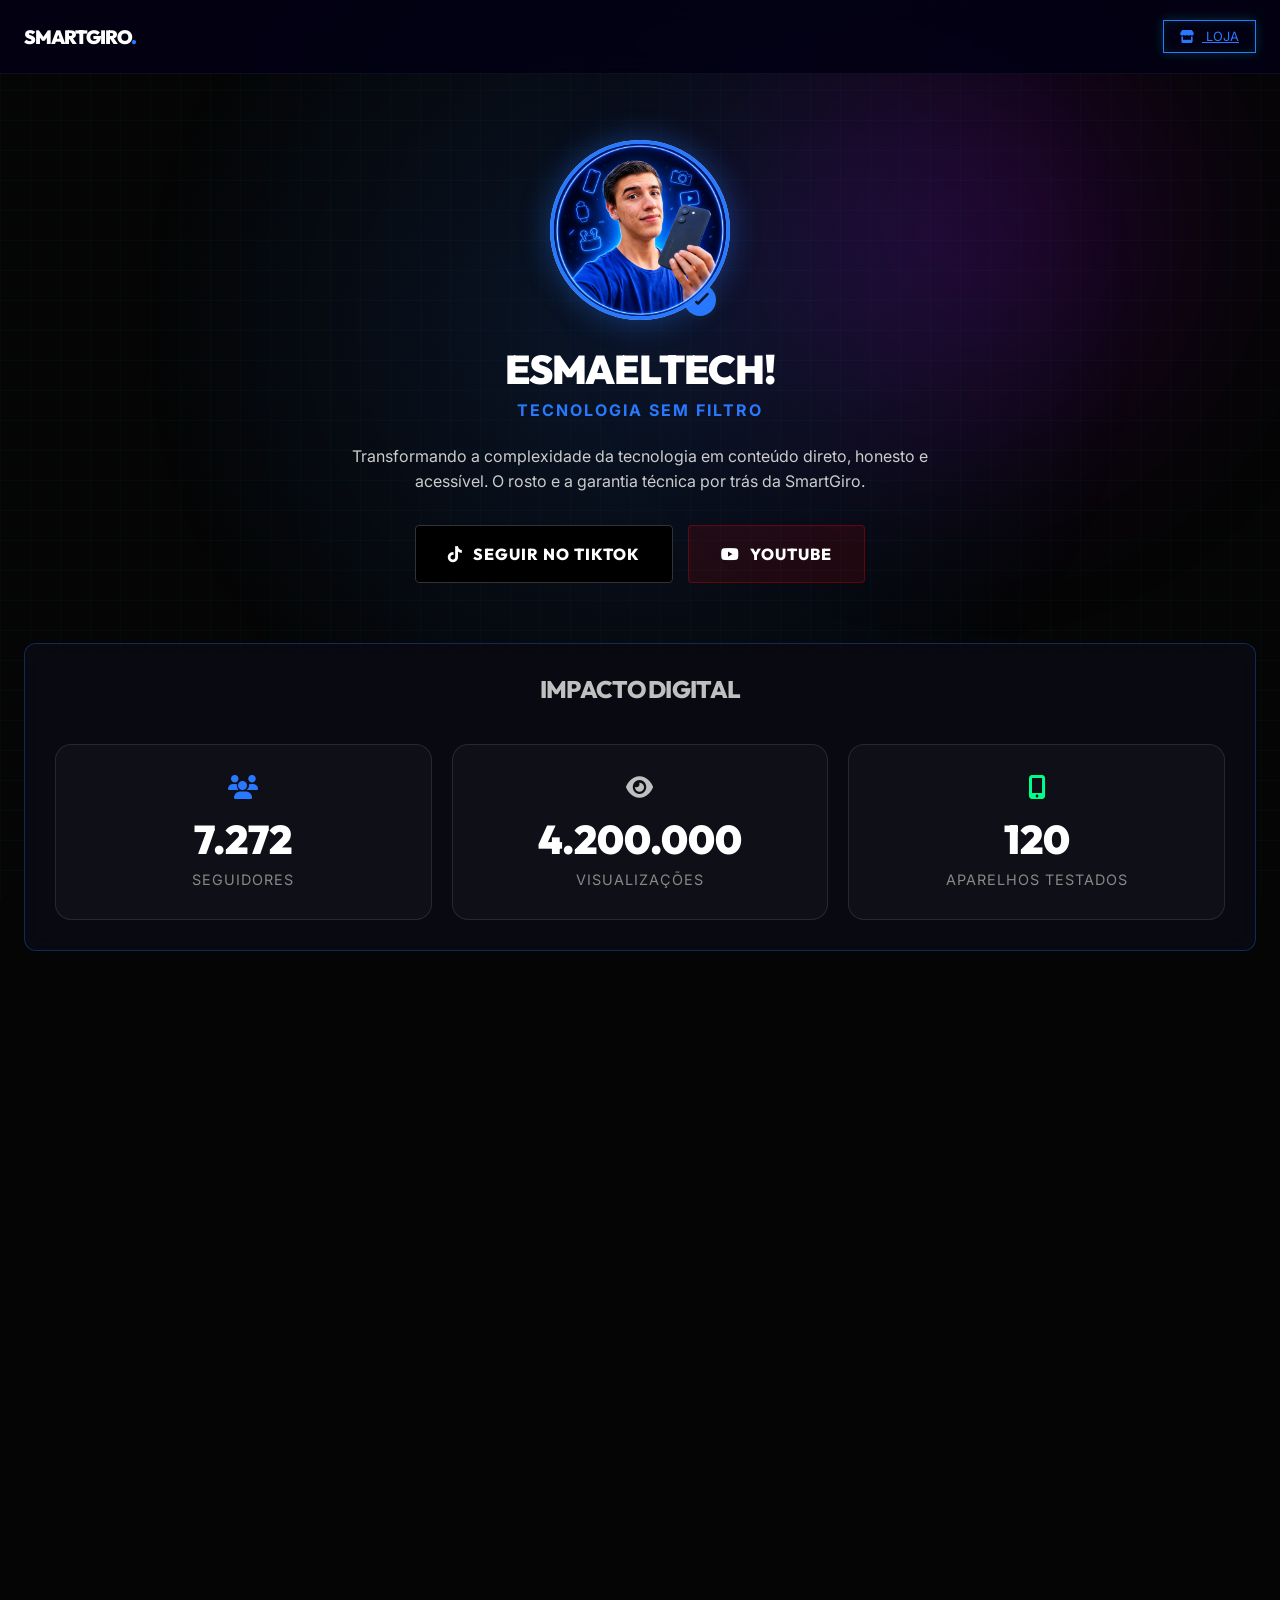
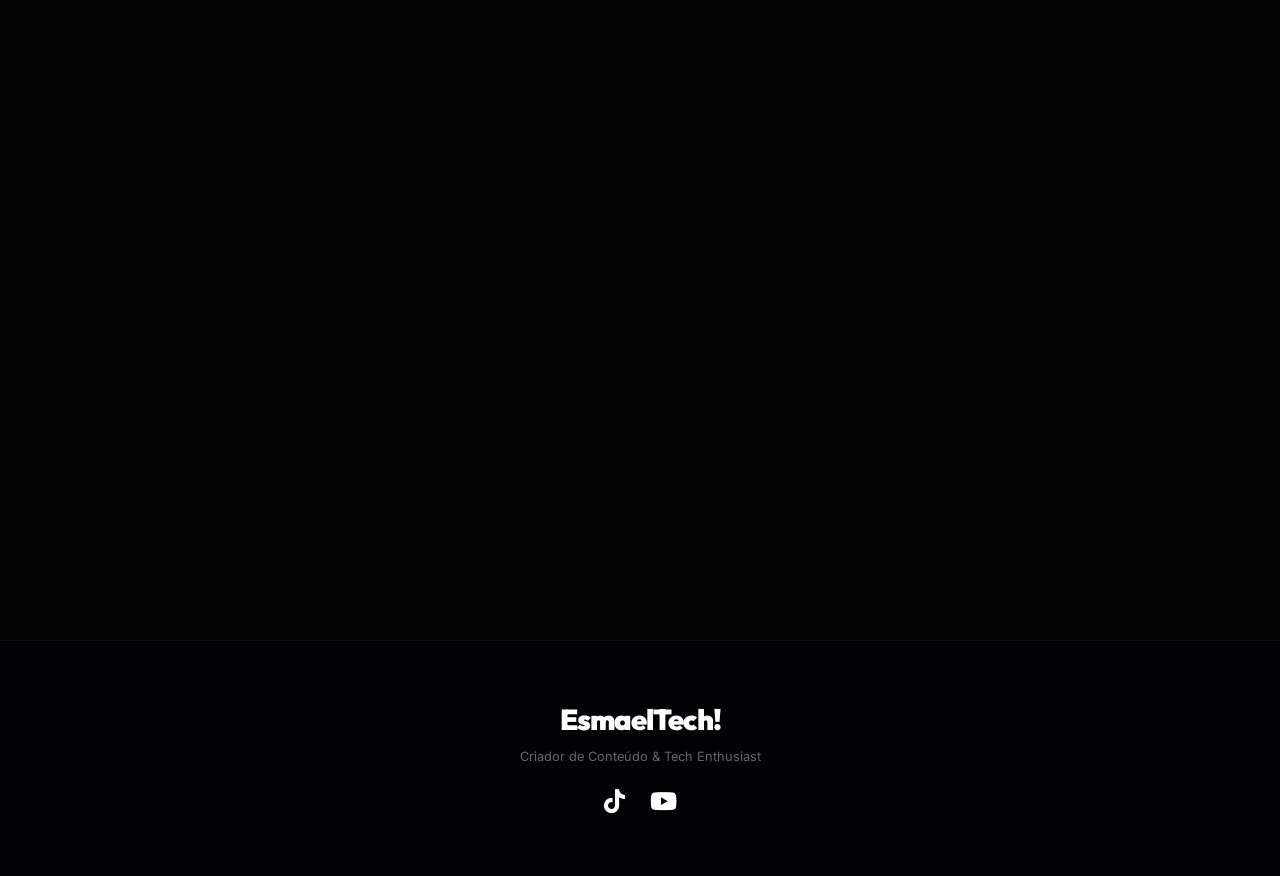
<file: esmaeltech2.html>
<!DOCTYPE html>
<html lang="pt-br">
<head>
    <meta charset="UTF-8">
    <meta name="viewport" content="width=device-width, initial-scale=1.0, maximum-scale=1.0, user-scalable=no">
    <title>EsmaelTech | O Criador</title>
    <link rel="icon" type="smartgiro-logo" href="unnamed-removebg-preview.png">
    
    <link rel="stylesheet" href="style.css">

    <link rel="preconnect" href="https://fonts.googleapis.com">
    <link rel="preconnect" href="https://fonts.gstatic.com" crossorigin>
    <link href="https://fonts.googleapis.com/css2?family=Inter:wght@300;400;500&family=Outfit:wght@700;900&display=swap" rel="stylesheet">
    <link rel="stylesheet" href="https://cdnjs.cloudflare.com/ajax/libs/font-awesome/6.4.0/css/all.min.css">

    <style>
        /* Hero */
        .creator-hero {
            padding-top: 140px;
            padding-bottom: 60px;
            text-align: center;
            background: radial-gradient(circle at center, rgba(41, 121, 255, 0.15) 0%, transparent 70%);
        }

        /* Avatar com Animação */
        .big-avatar-container {
            position: relative;
            width: 180px;
            height: 180px;
            margin: 0 auto 30px;
        }
        .big-avatar {
            width: 100%;
            height: 100%;
            border-radius: 50%;
            object-fit: cover;
            border: 4px solid var(--neon-cyan);
            box-shadow: 0 0 30px rgba(41, 121, 255, 0.4);
            position: relative;
            z-index: 2;
        }
        .pulse-ring {
            position: absolute;
            top: 50%; left: 50%; transform: translate(-50%, -50%);
            width: 100%; height: 100%; border-radius: 50%;
            border: 2px solid var(--neon-purple);
            animation: ringPulse 3s infinite; z-index: 1;
        }
        @keyframes ringPulse {
            0% { width: 100%; height: 100%; opacity: 1; }
            100% { width: 160%; height: 160%; opacity: 0; }
        }

        /* Métricas */
        .metrics-grid {
            display: grid; grid-template-columns: repeat(auto-fit, minmax(200px, 1fr));
            gap: 20px; margin-top: 40px;
        }
        .metric-card {
            background: rgba(255, 255, 255, 0.03); border: 1px solid rgba(255, 255, 255, 0.1);
            padding: 30px 20px; border-radius: 16px; text-align: center; transition: 0.3s;
        }
        .metric-card:hover { border-color: var(--neon-cyan); background: rgba(41, 121, 255, 0.05); transform: translateY(-5px); }
        .metric-number { font-family: 'Outfit', sans-serif; font-size: 2.5rem; font-weight: 900; color: white; display: block; margin-bottom: 5px; }
        .metric-label { color: var(--text-dim); font-size: 0.9rem; text-transform: uppercase; letter-spacing: 1px; }

        /* Setup (NOVO) */
        .setup-grid {
            display: grid; grid-template-columns: repeat(auto-fit, minmax(150px, 1fr));
            gap: 15px; margin-top: 30px;
        }
        .setup-item {
            background: linear-gradient(145deg, rgba(255,255,255,0.05), transparent);
            border: 1px solid rgba(255,255,255,0.05); border-radius: 12px; padding: 20px;
            text-align: center; transition: 0.3s;
        }
        .setup-item:hover { border-color: var(--neon-purple); transform: translateY(-3px); }
        .setup-icon { font-size: 2rem; color: var(--neon-purple); margin-bottom: 10px; }
        .setup-name { font-weight: 700; color: white; font-size: 0.9rem; }
        .setup-desc { font-size: 0.75rem; color: #888; margin-top: 5px; }

        /* Área de Contato Split (NOVO) */
        .contact-split {
            display: grid; grid-template-columns: 1fr 1fr; gap: 30px;
            margin-top: 40px;
        }
        @media(max-width: 768px) { .contact-split { grid-template-columns: 1fr; } }
        
        .contact-box {
            padding: 40px; border-radius: 20px; position: relative; overflow: hidden;
            display: flex; flex-direction: column; justify-content: center;
        }
        
        /* Box Parcerias (Premium) */
        .box-business {
            background: linear-gradient(135deg, rgba(255, 215, 0, 0.05), rgba(0,0,0,0.8));
            border: 1px solid rgba(255, 215, 0, 0.3);
        }
        .box-business h3 { color: #FFD700; margin-bottom: 10px; }
        .btn-business {
            background: rgba(255, 215, 0, 0.1); color: #FFD700; border: 1px solid #FFD700;
            margin-top: 20px; padding: 12px 24px; border-radius: 8px; font-weight: 700;
            text-transform: uppercase; cursor: pointer; transition: 0.3s; text-decoration: none;
            display: inline-block; width: fit-content;
        }
        .btn-business:hover { background: #FFD700; color: black; box-shadow: 0 0 20px rgba(255, 215, 0, 0.4); }

        /* Box Comunidade (Neon) */
        .box-community {
            background: linear-gradient(135deg, rgba(0, 243, 255, 0.05), rgba(0,0,0,0.8));
            border: 1px solid rgba(0, 243, 255, 0.3);
        }
        .box-community h3 { color: var(--neon-cyan); margin-bottom: 10px; }
        
        /* Botão Tiktok Custom */
        .btn-tiktok {
            background: black; border: 1px solid #333; color: white; position: relative; overflow: hidden; z-index: 1;
        }
        .btn-tiktok::before {
            content: ''; position: absolute; top: 0; left: 0; width: 100%; height: 100%;
            background: linear-gradient(45deg, #00f2ea, #ff0050); z-index: -1; opacity: 0; transition: 0.4s;
        }
        .btn-tiktok:hover::before { opacity: 0.2; }
        .btn-tiktok:hover { border-color: white; box-shadow: 0 0 20px rgba(255, 0, 80, 0.4); }

    </style>
</head>
<body>

    <header>
        <div class="brand"><a href="index.html" style="text-decoration:none; color:white;">SMARTGIRO<span>.</span></a></div>
        <a href="index.html" class="btn-neon" style="padding: 8px 16px; width: auto; font-size: 0.8rem;">
            <i class="fa-solid fa-store" style="margin-right: 8px;"></i> LOJA
        </a>
    </header>

    <section class="creator-hero">
        <div class="particles-container">
            <div class="particle"></div><div class="particle"></div><div class="particle"></div>
        </div>

        <div class="container reveal">
            <div class="big-avatar-container">
                <div class="pulse-ring"></div>
                <img src="EsmaelTechfotode Perfil.png" alt="EsmaelTech" class="big-avatar">
                <div class="verified-badge" style="width: 40px; height: 40px; font-size: 1.2rem; border-width: 4px; bottom: 0; right: 10px;">
                    <i class="fa-solid fa-check"></i>
                </div>
            </div>

            <h1 class="hero-title" style="font-size: 2.5rem; margin-bottom: 10px;">ESMAELTECH!</h1>
            <p style="color: var(--neon-cyan); letter-spacing: 2px; font-weight: 700; margin-bottom: 20px;">TECNOLOGIA SEM FILTRO</p>
            
            <p style="max-width: 600px; margin: 0 auto 30px; color: #ccc;">
                Transformando a complexidade da tecnologia em conteúdo direto, honesto e acessível. 
                O rosto e a garantia técnica por trás da SmartGiro.
            </p>

            <div style="display: flex; gap: 15px; justify-content: center; flex-wrap: wrap;">
                <a href="https://www.tiktok.com/@esmaeltech23" target="_blank" class="btn btn-tiktok" style="width: auto; min-width: 180px;">
                    <i class="fa-brands fa-tiktok" style="margin-right: 10px;"></i> Seguir no TikTok
                </a>
                <a href="https://www.youtube.com/@EsmaelTech023" target="_blank" class="btn" style="width: auto; background: rgba(255,0,0,0.1); border: 1px solid rgba(255,0,0,0.3); color: white;">
                    <i class="fa-brands fa-youtube" style="margin-right: 10px;"></i> YouTube
                </a>
            </div>
        </div>
    </section>

    <section class="container reveal" style="margin-bottom: 60px;">
        <div class="tech-card" style="background: rgba(10, 10, 20, 0.8);">
            <h2 style="text-align: center; font-size: 1.5rem; color: var(--neon-purple); margin-bottom: 10px;">IMPACTO DIGITAL</h2>
            <div class="metrics-grid">
                <div class="metric-card">
                    <i class="fa-solid fa-users" style="color: var(--neon-cyan); font-size: 1.5rem; margin-bottom: 15px;"></i>
                    <span class="metric-number" data-target="30300">0</span>
                    <span class="metric-label">Seguidores</span>
                </div>
                <div class="metric-card">
                    <i class="fa-solid fa-eye" style="color: var(--neon-purple); font-size: 1.5rem; margin-bottom: 15px;"></i>
                    <span class="metric-number" data-target="17500000">0</span>
                    <span class="metric-label">Visualizações</span>
                </div>
                <div class="metric-card">
                    <i class="fa-solid fa-mobile-screen-button" style="color: #00ff88; font-size: 1.5rem; margin-bottom: 15px;"></i>
                    <span class="metric-number" data-target="500">0</span>
                    <span class="metric-label">Aparelhos Testados</span>
                </div>
            </div>
        </div>
    </section>

    <section class="container reveal" style="padding-bottom: 60px;">
        <div style="text-align: center; max-width: 800px; margin: 0 auto;">
            <p style="color: #666; font-size: 0.8rem; letter-spacing: 2px; font-weight: 700; margin-bottom: 10px; text-transform: uppercase;">Bastidores</p>
            <h2 style="margin-bottom: 20px;">O SETUP POR TRÁS DOS VÍDEOS</h2>
            <p>Muita gente pergunta o que eu uso para gravar. Aqui está o kit que garante a qualidade do conteúdo.</p>
            
            <div class="setup-grid">
                <div class="setup-item">
                    <i class="fa-solid fa-camera setup-icon"></i>
                    <div class="setup-name">Câmera Principal</div>
                    <div class="setup-desc">Samsung Galaxy S23 Ultra</div>
                </div>
                <div class="setup-item">
                    <i class="fa-solid fa-microphone-lines setup-icon" style="color: var(--neon-cyan);"></i>
                    <div class="setup-name">Áudio</div>
                    <div class="setup-desc">Microfone de Lapela Wireless</div>
                </div>
                <div class="setup-item">
                    <i class="fa-solid fa-lightbulb setup-icon" style="color: #FFD700;"></i>
                    <div class="setup-name">Iluminação</div>
                    <div class="setup-desc">Ring Light + Bastão RGB</div>
                </div>
                <div class="setup-item">
                    <i class="fa-solid fa-laptop-code setup-icon" style="color: #00ff88;"></i>
                    <div class="setup-name">Edição</div>
                    <div class="setup-desc">CapCut Pro Mobile</div>
                </div>
            </div>
        </div>
    </section>

    <section class="container reveal" style="padding-bottom: 100px;">
        <div class="reveal">
            <h2 style="text-align: center; margin-bottom: 10px;">VAMOS CONVERSAR?</h2>
            <p style="text-align: center; margin-bottom: 30px;">Escolha o canal certo para falar comigo.</p>
        </div>

        <div class="contact-split">
            
            <div class="contact-box box-business">
                <i class="fa-solid fa-briefcase" style="font-size: 2rem; color: #FFD700; margin-bottom: 20px;"></i>
                <h3>PARCERIAS COMERCIAIS</h3>
                <p style="color: #ddd; font-size: 0.95rem;">
                    Quer divulgar sua marca ou produto para um público engajado em tecnologia? 
                    Entre em contato para solicitar o Mídia Kit e propostas de publicidade.
                </p>
                <a href="mailto:contato.esmaeltech@gmail.com?subject=Parceria%20Comercial" class="btn-business">
                    SOLICITAR MÍDIA KIT <i class="fa-solid fa-arrow-right" style="margin-left: 10px;"></i>
                </a>
            </div>

            <div class="contact-box box-community">
                <i class="fa-solid fa-comments" style="font-size: 2rem; color: var(--neon-cyan); margin-bottom: 20px;"></i>
                <h3>DÚVIDAS TÉCNICAS?</h3>
                <p style="color: #ddd; font-size: 0.95rem;">
                    Está em dúvida sobre qual celular comprar ou precisa de uma dica rápida? 
                    Eu respondo todo mundo nos comentários dos vídeos mais recentes!
                </p>
                <div style="margin-top: 25px; display: flex; gap: 15px;">
                    <a href="https://www.tiktok.com/@esmaeltech23" target="_blank" class="btn-social" style="background: rgba(0, 243, 255, 0.1); border-color: var(--neon-cyan);">
                        <i class="fa-brands fa-tiktok"></i> Comentar
                    </a>
                    <a href="https://instagram.com" target="_blank" class="btn-social">
                        <i class="fa-brands fa-instagram"></i> Direct
                    </a>
                </div>
            </div>

        </div>
    </section>

    <section class="container reveal" style="padding-bottom: 80px;">
        <div style="background: linear-gradient(135deg, #000428, #004e92); border-radius: 24px; padding: 40px; text-align: center; border: 1px solid var(--neon-cyan); position: relative; overflow: hidden;">
            <div style="position: absolute; top: -50%; left: -50%; width: 200%; height: 200%; background: radial-gradient(circle, rgba(255,255,255,0.1) 0%, transparent 60%); pointer-events: none;"></div>
            
            <h3 style="color: white; margin-bottom: 15px; position: relative; z-index: 2;">PROCURANDO CELULAR DE CONFIANÇA?</h3>
            <p style="margin-bottom: 25px; max-width: 500px; margin-left: auto; margin-right: auto; position: relative; z-index: 2;">
                Todos os aparelhos que eu testo e aprovo estão disponíveis na loja.
            </p>
            <a href="index.html#vitrine" class="btn btn-neon pulse-btn" style="max-width: 300px; margin: 0 auto; position: relative; z-index: 2;">
                IR PARA VITRINE SMARTGIRO
            </a>
        </div>
    </section>

    <footer style="background: #020205; padding: 60px 24px; text-align: center; border-top: 1px solid rgba(255,255,255,0.05);">
        <div class="container">
            <div class="brand" style="font-size: 1.8rem; margin-bottom: 10px;">EsmaelTech!</div>
            <p style="color: #666; font-size: 0.8rem; margin-bottom: 20px;">Criador de Conteúdo & Tech Enthusiast</p>
            <div style="display: flex; justify-content: center; gap: 25px;">
                <a href="https://www.tiktok.com/@esmaeltech23" target="_blank" style="color: white; font-size: 1.5rem;"><i class="fa-brands fa-tiktok"></i></a>
                <a href="https://www.youtube.com/@EsmaelTech023" target="_blank" style="color: white; font-size: 1.5rem;"><i class="fa-brands fa-youtube"></i></a>
            </div>
        </div>
    </footer>

    <script src="script.js"></script>
    <script>
        // Lógica dos Contadores
        function formatNumber(num) {
            if (num >= 1000000) return (num / 1000000).toFixed(1) + 'M';
            if (num >= 1000) return (num / 1000).toFixed(1) + 'K';
            return num;
        }

        const counters = document.querySelectorAll('.metric-number');
        let activated = false;

        window.addEventListener('scroll', () => {
            const container = document.querySelector('.metrics-grid');
            if(!container) return; // Evita erro se não carregar
            
            const containerTop = container.getBoundingClientRect().top;
            const windowHeight = window.innerHeight;

            if (containerTop < windowHeight - 100 && !activated) {
                activated = true;
                counters.forEach(counter => {
                    const target = +counter.getAttribute('data-target');
                    const duration = 2000; 
                    const increment = target / (duration / 20);

                    let current = 0;
                    const updateCounter = () => {
                        current += increment;
                        if (current < target) {
                            counter.innerText = Math.ceil(current).toLocaleString('pt-BR'); 
                            setTimeout(updateCounter, 20);
                        } else {
                            counter.innerText = formatNumber(target) + "+";
                        }
                    };
                    updateCounter();
                });
            }
        });
    </script>
</body>
</html>
</file>
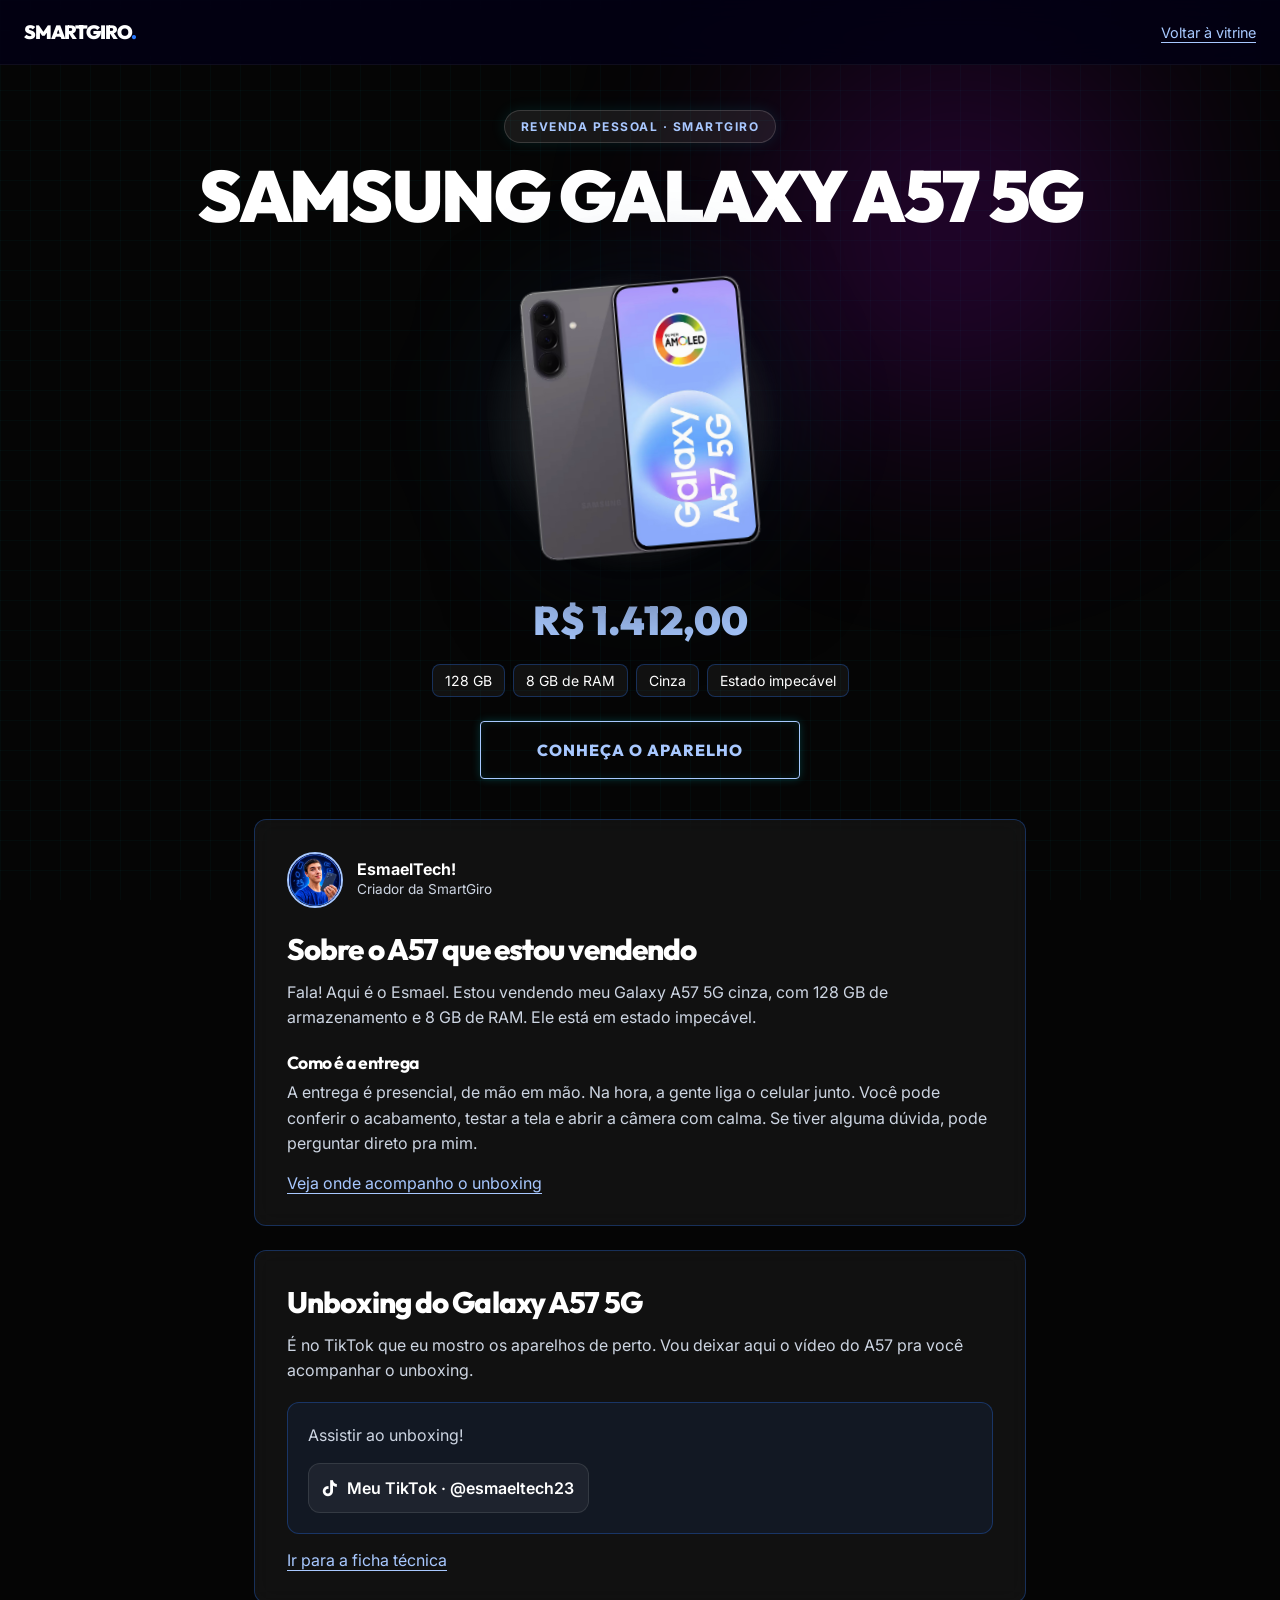
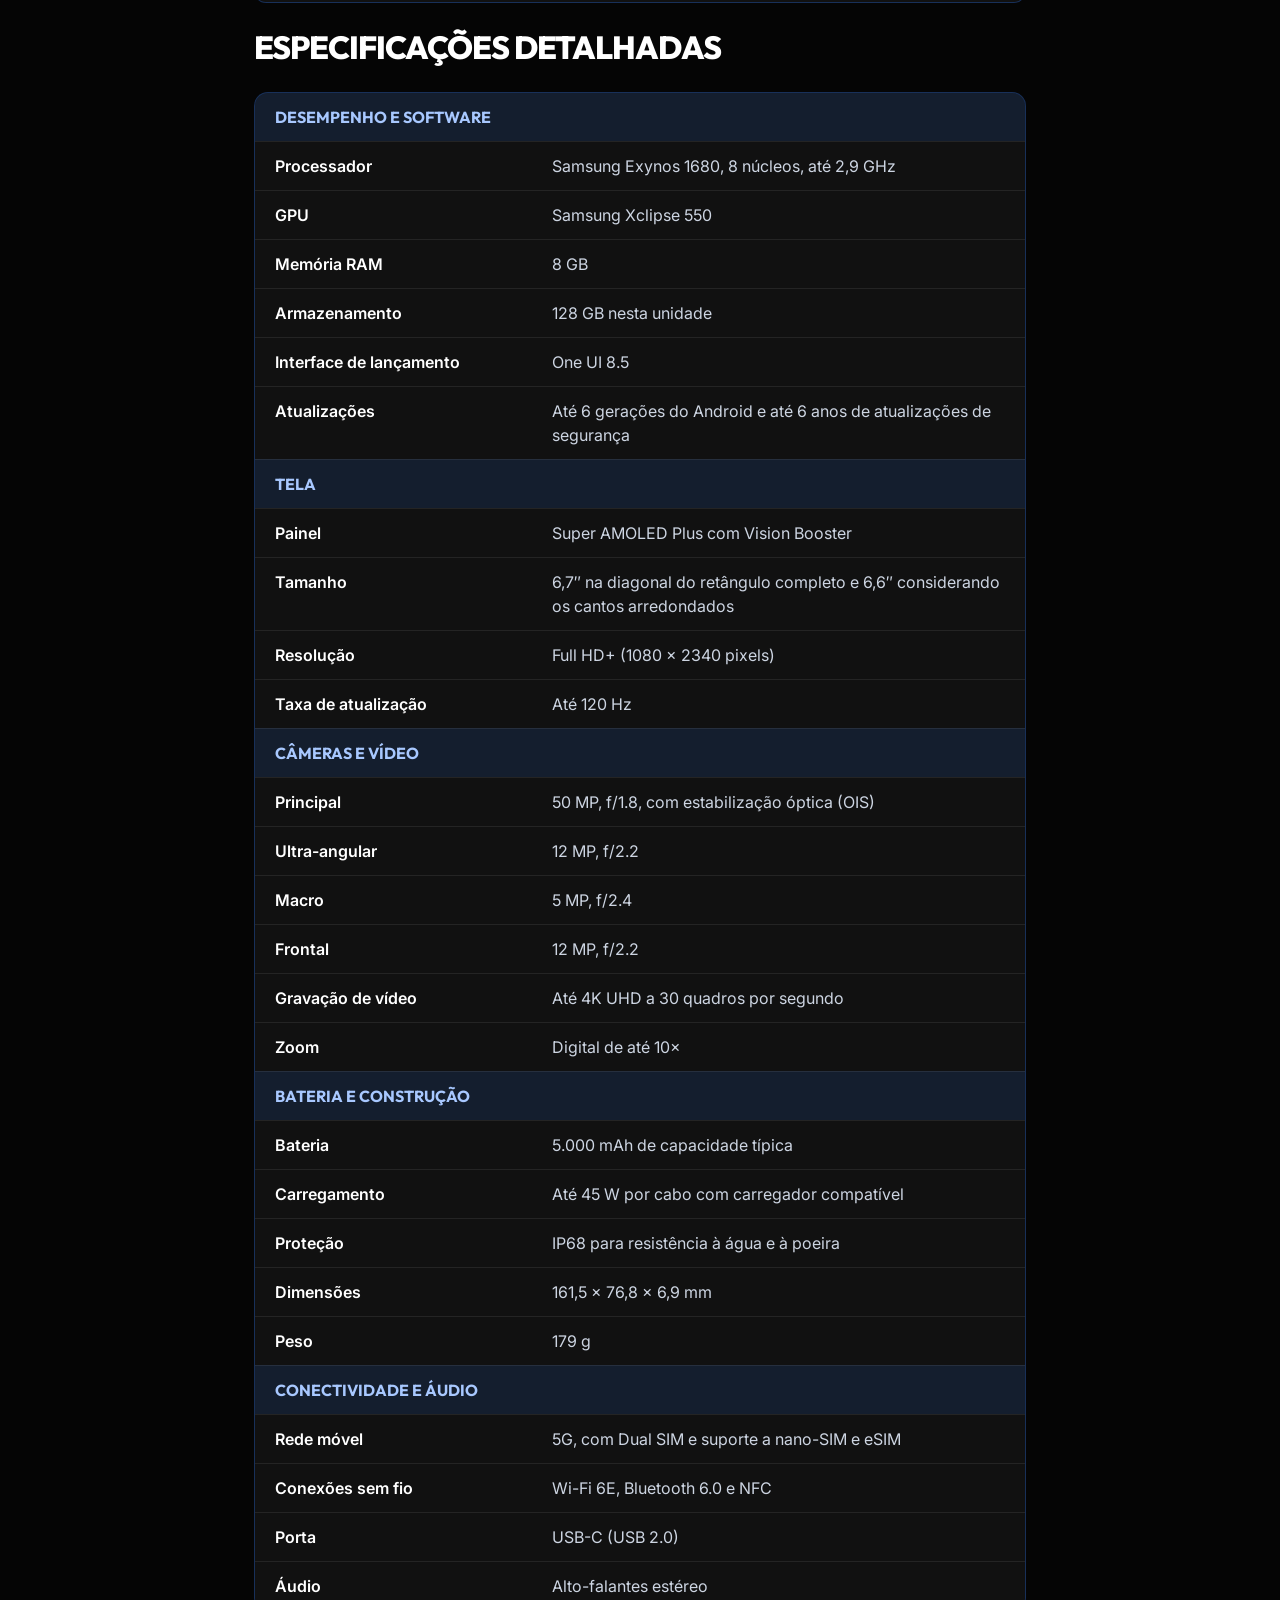
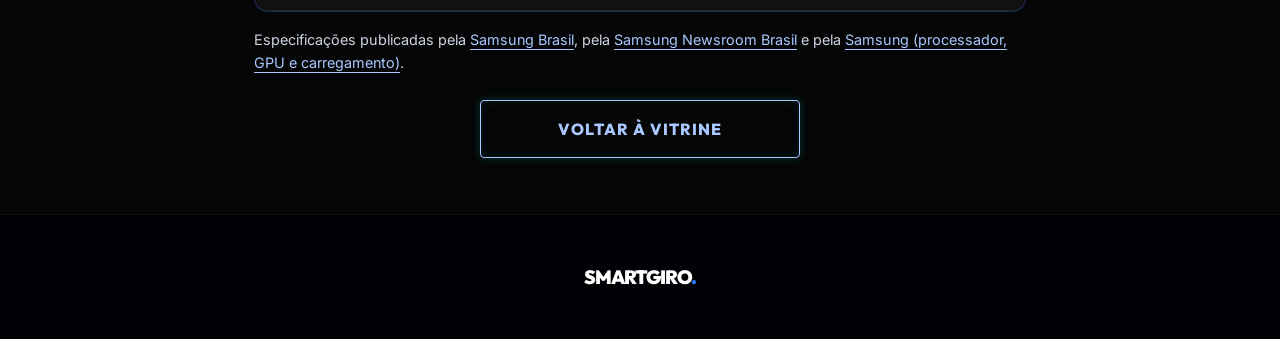
<file: galaxy-a57.html>
<!DOCTYPE html>
<html lang="pt-BR">
<head>
    <meta charset="UTF-8">
    <meta name="viewport" content="width=device-width, initial-scale=1">
    <meta name="description" content="Samsung Galaxy A57 5G cinza, com 128 GB e 8 GB de RAM, à venda na SmartGiro. Confira a unidade, a entrega presencial e a ficha técnica.">

    <title>Samsung Galaxy A57 5G | SmartGiro</title>

    <link rel="icon" type="image/png" href="unnamed-removebg-preview.png">
    <link rel="stylesheet" href="style.css">

    <link rel="preconnect" href="https://fonts.googleapis.com">
    <link rel="preconnect" href="https://fonts.gstatic.com" crossorigin>
    <link href="https://fonts.googleapis.com/css2?family=Inter:wght@300;400;500;600;700&amp;family=Outfit:wght@700;900&amp;display=swap" rel="stylesheet">
    <link rel="stylesheet" href="https://cdnjs.cloudflare.com/ajax/libs/font-awesome/6.4.0/css/all.min.css">

    <style>
        .a57-page {
            --a57-accent: #a8c8ff;
            --a57-text: #cdd5e2;
        }

        .a57-page header a,
        .a57-text-link,
        .a57-sources a {
            color: var(--a57-accent);
            text-underline-offset: 4px;
        }

        .a57-page header a {
            font-size: 0.9rem;
        }

        .a57-page .hero {
            padding-bottom: 40px;
        }

        .a57-page .pill-badge {
            color: var(--a57-accent);
        }

        .a57-page .hero-title {
            line-height: 1.05;
        }

        .a57-page .a57-photo {
            max-width: 320px;
            margin: 24px auto 18px;
        }

        .a57-photo .product-image-real {
            max-height: 370px;
            object-fit: contain;
        }

        .a57-page .a57-price {
            margin: 0 auto 20px;
            color: var(--a57-accent);
            font-size: clamp(1.8rem, 6vw, 2.5rem);
            line-height: 1.2;
        }

        .a57-highlights {
            display: flex;
            flex-wrap: wrap;
            justify-content: center;
            gap: 8px;
            margin: 0 auto 24px;
            list-style: none;
        }

        .a57-highlights li {
            padding: 7px 12px;
            border: var(--glass-border);
            border-radius: 8px;
            background: var(--glass-bg);
            font-size: 0.875rem;
        }

        .a57-page .a57-action {
            max-width: 320px;
            margin: 0 auto;
            border-color: var(--a57-accent);
            color: var(--a57-accent);
            text-align: center;
        }

        .a57-page .a57-action:hover,
        .a57-page .a57-action:focus-visible {
            background: var(--a57-accent);
            color: #050505;
        }

        .a57-page .a57-content {
            max-width: 820px;
            margin: 0 auto;
            padding-bottom: 56px;
        }

        .a57-page #unidade,
        .a57-page #unboxing,
        .a57-page #ficha {
            scroll-margin-top: 90px;
        }

        .a57-page .a57-panel {
            margin: 0 0 24px;
            padding: clamp(20px, 5vw, 32px);
        }

        .a57-page .a57-panel:hover {
            transform: none;
        }

        .a57-panel h2 {
            margin-bottom: 12px;
            font-size: clamp(1.4rem, 4vw, 1.85rem);
            text-transform: none;
        }

        .a57-panel h3 {
            margin: 20px 0 6px;
            font-size: 1.1rem;
            text-transform: none;
        }

        .a57-panel p,
        .a57-table td,
        .a57-sources {
            color: var(--a57-text);
        }

        .a57-seller {
            display: flex;
            align-items: center;
            gap: 14px;
            margin-bottom: 22px;
        }

        .a57-seller img {
            flex-shrink: 0;
            border: 2px solid var(--a57-accent);
            border-radius: 50%;
            object-fit: cover;
        }

        .a57-seller p {
            font-size: 0.85rem;
        }

        .a57-text-link {
            display: inline-block;
            margin-top: 16px;
        }

        .a57-video-panel {
            margin-top: 18px;
            padding: 20px;
            border: var(--glass-border);
            border-radius: 12px;
            background: rgba(41, 121, 255, 0.08);
        }

        .a57-video-panel .btn-social {
            width: fit-content;
            max-width: 100%;
            margin-top: 14px;
        }

        .a57-table-wrap {
            border: var(--glass-border);
            border-radius: 14px;
            overflow: hidden;
            background: var(--glass-bg);
        }

        .a57-table {
            width: 100%;
            border-collapse: collapse;
            text-align: left;
            line-height: 1.5;
        }

        .a57-table th,
        .a57-table td {
            padding: 12px clamp(10px, 3vw, 20px);
            border-bottom: 1px solid rgba(255, 255, 255, 0.08);
            vertical-align: top;
            overflow-wrap: anywhere;
        }

        .a57-table th[scope="rowgroup"] {
            color: var(--a57-accent);
            background: rgba(41, 121, 255, 0.12);
            font-family: 'Outfit', sans-serif;
            text-transform: uppercase;
        }

        .a57-table th[scope="row"] {
            width: 36%;
            font-weight: 600;
        }

        .a57-sources {
            margin: 16px 0 26px;
            font-size: 0.9rem;
        }

        @media (prefers-reduced-motion: reduce) {
            .a57-page::before,
            .a57-page::after,
            .a57-page .product-glow {
                animation: none;
            }

            .a57-page .product-image-real,
            .a57-page .hero:hover .product-image-real {
                transform: none;
                transition: none;
            }
        }
    </style>
</head>

<body class="a57-page">
    <header>
        <div class="brand">SMARTGIRO<span>.</span></div>
        <a href="index.html#vitrine">Voltar à vitrine</a>
    </header>

    <main>
        <section class="hero" aria-labelledby="titulo-a57">
            <p class="pill-badge">Revenda pessoal · SmartGiro</p>
            <h1 id="titulo-a57" class="hero-title">Samsung Galaxy A57 5G</h1>

            <div class="product-showcase a57-photo">
                <div class="product-glow" aria-hidden="true"></div>
                <img
                    src="img/A57png.png"
                    class="product-image-real"
                    alt="Samsung Galaxy A57 5G na cor cinza"
                >
            </div>

            <p class="product-price a57-price">R$ 1.412,00</p>

            <ul class="a57-highlights" aria-label="Dados da unidade à venda">
                <li>128 GB</li>
                <li>8 GB de RAM</li>
                <li>Cinza</li>
                <li>Estado impecável</li>
            </ul>

            <a href="#unidade" class="btn btn-neon a57-action">
                Conheça o aparelho
            </a>
        </section>

        <div class="container a57-content">
            <section id="unidade" class="tech-card a57-panel" aria-labelledby="titulo-unidade">
                <div class="a57-seller">
                    <img
                        src="EsmaelTechfotode Perfil.png"
                        alt=""
                        width="56"
                        height="56"
                        loading="lazy"
                    >
                    <div>
                        <strong>EsmaelTech!</strong>
                        <p>Criador da SmartGiro</p>
                    </div>
                </div>

                <h2 id="titulo-unidade">Sobre o A57 que estou vendendo</h2>
                <p>
                    Fala! Aqui é o Esmael. Estou vendendo meu Galaxy A57 5G cinza,
                    com 128 GB de armazenamento e 8 GB de RAM. Ele está em estado impecável.
                </p>

                <h3>Como é a entrega</h3>
                <p>
                    A entrega é presencial, de mão em mão. Na hora, a gente liga o celular
                    junto. Você pode conferir o acabamento, testar a tela e abrir a câmera
                    com calma. Se tiver alguma dúvida, pode perguntar direto pra mim.
                </p>

                <a class="a57-text-link" href="#unboxing">Veja onde acompanho o unboxing</a>
            </section>

            <section id="unboxing" class="tech-card a57-panel" aria-labelledby="titulo-unboxing">
                <h2 id="titulo-unboxing">Unboxing do Galaxy A57 5G</h2>
                <p>
                    É no TikTok que eu mostro os aparelhos de perto. Vou deixar aqui
                    o vídeo do A57 pra você acompanhar o unboxing.
                </p>

                <div class="a57-video-panel">
                    <p>Assistir ao unboxing!</p>

                    <!-- Quando tiver o vídeo, remova a linha acima e habilite o botão abaixo,
                         substituindo COLE_AQUI_O_LINK_DO_VIDEO pelo link do TikTok.

                    <a class="btn-social" href="COLE_AQUI_O_LINK_DO_VIDEO"
                       target="_blank" rel="noopener noreferrer">
                        <i class="fa-solid fa-play" aria-hidden="true"></i>
                        Assistir ao unboxing
                    </a>

                    -->

                    <a
                        class="btn-social"
                        href="https://www.tiktok.com/@esmaeltech23/video/7709801202220813586"
                        target="_blank"
                        rel="noopener noreferrer"
                    >
                        <i class="fa-brands fa-tiktok" aria-hidden="true"></i>
                        Meu TikTok · @esmaeltech23
                    </a>
                </div>

                <a class="a57-text-link" href="#ficha">Ir para a ficha técnica</a>
            </section>

            <section id="ficha" aria-labelledby="titulo-ficha">
                <h2 id="titulo-ficha">Especificações detalhadas</h2>

                <div class="a57-table-wrap">
                    <table class="a57-table" aria-labelledby="titulo-ficha">
                        <tbody>
                            <tr><th colspan="2" scope="rowgroup">Desempenho e software</th></tr>
                            <tr><th scope="row">Processador</th><td>Samsung Exynos 1680, 8 núcleos, até 2,9 GHz</td></tr>
                            <tr><th scope="row">GPU</th><td>Samsung Xclipse 550</td></tr>
                            <tr><th scope="row">Memória RAM</th><td>8 GB</td></tr>
                            <tr><th scope="row">Armazenamento</th><td>128 GB nesta unidade</td></tr>
                            <tr><th scope="row">Interface de lançamento</th><td>One UI 8.5</td></tr>
                            <tr><th scope="row">Atualizações</th><td>Até 6 gerações do Android e até 6 anos de atualizações de segurança</td></tr>
                        </tbody>

                        <tbody>
                            <tr><th colspan="2" scope="rowgroup">Tela</th></tr>
                            <tr><th scope="row">Painel</th><td>Super AMOLED Plus com Vision Booster</td></tr>
                            <tr><th scope="row">Tamanho</th><td>6,7″ na diagonal do retângulo completo e 6,6″ considerando os cantos arredondados</td></tr>
                            <tr><th scope="row">Resolução</th><td>Full HD+ (1080 × 2340 pixels)</td></tr>
                            <tr><th scope="row">Taxa de atualização</th><td>Até 120 Hz</td></tr>
                        </tbody>

                        <tbody>
                            <tr><th colspan="2" scope="rowgroup">Câmeras e vídeo</th></tr>
                            <tr><th scope="row">Principal</th><td>50 MP, f/1.8, com estabilização óptica (OIS)</td></tr>
                            <tr><th scope="row">Ultra-angular</th><td>12 MP, f/2.2</td></tr>
                            <tr><th scope="row">Macro</th><td>5 MP, f/2.4</td></tr>
                            <tr><th scope="row">Frontal</th><td>12 MP, f/2.2</td></tr>
                            <tr><th scope="row">Gravação de vídeo</th><td>Até 4K UHD a 30 quadros por segundo</td></tr>
                            <tr><th scope="row">Zoom</th><td>Digital de até 10×</td></tr>
                        </tbody>

                        <tbody>
                            <tr><th colspan="2" scope="rowgroup">Bateria e construção</th></tr>
                            <tr><th scope="row">Bateria</th><td>5.000 mAh de capacidade típica</td></tr>
                            <tr><th scope="row">Carregamento</th><td>Até 45 W por cabo com carregador compatível</td></tr>
                            <tr><th scope="row">Proteção</th><td>IP68 para resistência à água e à poeira</td></tr>
                            <tr><th scope="row">Dimensões</th><td>161,5 × 76,8 × 6,9 mm</td></tr>
                            <tr><th scope="row">Peso</th><td>179 g</td></tr>
                        </tbody>

                        <tbody>
                            <tr><th colspan="2" scope="rowgroup">Conectividade e áudio</th></tr>
                            <tr><th scope="row">Rede móvel</th><td>5G, com Dual SIM e suporte a nano-SIM e eSIM</td></tr>
                            <tr><th scope="row">Conexões sem fio</th><td>Wi-Fi 6E, Bluetooth 6.0 e NFC</td></tr>
                            <tr><th scope="row">Porta</th><td>USB-C (USB 2.0)</td></tr>
                            <tr><th scope="row">Áudio</th><td>Alto-falantes estéreo</td></tr>
                        </tbody>
                    </table>
                </div>
            </section>

            <p class="a57-sources">
                Especificações publicadas pela
                <a href="https://www.samsung.com/br/smartphones/galaxy-a/galaxy-a57-5g-awesome-gray-128gb-sm-a576bzaezto/">Samsung Brasil</a>,
                pela <a href="https://news.samsung.com/br/samsung-apresenta-galaxy-a57-5g-e-galaxy-a37-5g-no-brasil-com-recursos-de-nivel-profissional">Samsung Newsroom Brasil</a>
                e pela <a href="https://www.samsung.com/eg/smartphones/galaxy-a/galaxy-a57-5g-awesome-icyblue-256gb-sm-a576blbvmea/">Samsung (processador, GPU e carregamento)</a>.
            </p>

            <a href="index.html#vitrine" class="btn btn-neon a57-action">
                Voltar à vitrine
            </a>
        </div>
    </main>

    <footer>
        <div class="brand">SMARTGIRO<span>.</span></div>
    </footer>
</body>
</html>
</file>
<file: style.css>
/* =========================================
   1. VARIÁVEIS E RESET (DESIGN SYSTEM)
   ========================================= */
:root {
    --bg-main: #050505;           
    --neon-cyan: #2979ff;         
    --neon-purple: #c0c0c0;       
    --text-light: #ffffff;
    --text-dim: #888888;
    
    --grad-tech: linear-grad(135deg, var(--neon-cyan), #004ecb); 
    --grad-glow: radial-gradient(circle at center, rgba(41, 121, 255, 0.2) 0%, rgba(0,0,0,0) 70%);
    
    --glass-bg: rgba(255, 255, 255, 0.05);
    --glass-border: 1px solid rgba(41, 121, 255, 0.3); 
    --glass-blur: blur(10px);
}

* { margin: 0; padding: 0; box-sizing: border-box; }

/* --- CORREÇÃO 1: TRAVA GERAL DE ROLAGEM HORIZONTAL --- */
html, body {
    width: 100%;
    overflow-x: hidden; /* Isso impede que a tela 'dance' para os lados */
    position: relative;
}

body {
    background-color: var(--bg-main);
    color: var(--text-light);
    font-family: 'Inter', sans-serif;
}

/* Fundo Animado */
body::before {
    content: ''; position: fixed; top: 0; left: 0; width: 100%; height: 100%;
    background-image: linear-gradient(rgba(0, 243, 255, 0.05) 1px, transparent 1px), linear-gradient(90deg, rgba(0, 243, 255, 0.05) 1px, transparent 1px);
    background-size: 30px 30px; z-index: -2; animation: gridMove 60s linear infinite; opacity: 0.6;
}

/* --- CORREÇÃO 2: LIMITAR O BRILHO LATERAL --- */
body::after {
    content: ''; position: fixed; top: -10%; right: 0; /* Mudei de -10% para 0 para garantir */
    width: 50vw; height: 50vw;
    background: radial-gradient(circle, rgba(189, 0, 255, 0.2) 0%, transparent 70%);
    filter: blur(80px); z-index: -1; animation: pulseGlow 10s ease-in-out infinite alternate;
    pointer-events: none; /* Garante que não interfira no touch */
}

@keyframes gridMove { 0% { background-position: 0 0; } 100% { background-position: 0 600px; } }
@keyframes pulseGlow { 0% { opacity: 0.5; transform: scale(1); } 100% { opacity: 1; transform: scale(1.1); } }

/* Tipografia */
h1, h2, h3 { font-family: 'Outfit', sans-serif; letter-spacing: -0.03em; text-transform: uppercase; }
p { color: var(--text-dim); line-height: 1.6; font-size: 1rem; }
.container { padding: 0 24px; max-width: 100%; }
.highlight-text { background: var(--grad-tech); -webkit-background-clip: text; -webkit-text-fill-color: transparent; display: inline-block; }

/* Header */
header {
    padding: 20px 24px; display: flex; justify-content: space-between; align-items: center;
    position: fixed; width: 100%; top: 0; z-index: 100;
    background: rgba(3, 0, 20, 0.85); backdrop-filter: blur(15px); border-bottom: 1px solid rgba(255,255,255,0.05);
}
.brand { font-family: 'Outfit', sans-serif; font-weight: 900; font-size: 1.2rem; letter-spacing: -1px; }
.brand span { color: var(--neon-cyan); }

/* Hero */
.hero { padding: 110px 24px 60px; text-align: center; position: relative; }

/* Partículas */
.particles-container { position: absolute; top: 0; left: 0; width: 100%; height: 100%; overflow: hidden; z-index: -1; pointer-events: none; }
.particle { position: absolute; bottom: -10px; width: 4px; height: 4px; background: var(--neon-cyan); border-radius: 50%; opacity: 0; animation: riseUp 8s infinite linear; }
.particle:nth-child(2) { background: var(--neon-purple); }
.particle:nth-child(4) { background: var(--neon-purple); }
@keyframes riseUp { 0% { bottom: -10px; opacity: 0; } 100% { bottom: 100%; opacity: 0; } }

.pill-badge {
    display: inline-block; padding: 6px 16px; background: rgba(255, 255, 255, 0.08);
    border: 1px solid rgba(255, 255, 255, 0.15); border-radius: 50px; font-size: 0.75rem;
    font-weight: 700; text-transform: uppercase; letter-spacing: 1.5px; margin-bottom: 15px;
    color: var(--neon-cyan); box-shadow: 0 0 15px rgba(0, 243, 255, 0.1);
}
.hero-title { font-size: clamp(2.5rem, 11vw, 4.5rem); line-height: 0.95; font-weight: 900; margin-bottom: 10px; color: white; }
.hero-subtitle { font-size: 1.1rem; color: var(--text-dim); font-weight: 300; margin-bottom: 20px; }

/* Produto */
.product-showcase { 
    position: relative; width: 100%; max-width: 340px; margin: 20px auto 50px; z-index: 2; 
    display: flex; justify-content: center; align-items: center; overflow: visible; 
}
.product-glow { position: absolute; top: 50%; left: 50%; transform: translate(-50%, -50%); width: 120%; height: 120%; background: var(--grad-glow); filter: blur(50px); z-index: -1; animation: pulseGlow 5s infinite alternate; }
.product-image-real { width: 100%; height: auto; display: block; filter: drop-shadow(0 25px 50px rgba(0,0,0,0.8)); transform: rotate(-5deg) scale(0.95); transition: transform 0.6s cubic-bezier(0.34, 1.56, 0.64, 1); }
.hero:hover .product-image-real { transform: rotate(0deg) scale(1.02); }

/* Badges */
.float-badge { position: absolute; background: rgba(10, 20, 40, 0.8); backdrop-filter: blur(10px); border: 1px solid rgba(255, 255, 255, 0.15); padding: 10px 16px; border-radius: 12px; display: flex; align-items: center; gap: 10px; font-size: 0.8rem; font-weight: 600; color: white; box-shadow: 0 10px 25px rgba(0,0,0,0.4); z-index: 10; white-space: nowrap; }

/* Posições Padrão (Desktop) - A correção mobile está no fim do arquivo */
.badge-left { top: 15%; left: -10px; border-left: 3px solid #00ff88; animation: floatBob 4s ease-in-out infinite; }
.badge-right { bottom: 20%; right: -10px; border-right: 3px solid var(--neon-cyan); animation: floatBob 5s ease-in-out infinite reverse; }

@keyframes floatBob { 0%, 100% { transform: translateY(0); } 50% { transform: translateY(-12px); } }

/* Botões */
.btn {
    position: relative;
    display: flex; justify-content: center; align-items: center;
    padding: 18px 32px; font-family: 'Outfit', sans-serif; font-weight: 800;
    text-transform: uppercase; letter-spacing: 1px; text-decoration: none;
    border-radius: 4px; overflow: hidden; transition: 0.2s; width: 100%;
    border: none; cursor: pointer; pointer-events: auto !important; z-index: 500;
}
.btn-neon { background: transparent; color: var(--neon-cyan); border: 1px solid var(--neon-cyan); box-shadow: 0 0 10px rgba(0, 243, 255, 0.2), inset 0 0 10px rgba(0, 243, 255, 0.1); }
.btn-neon::before { content: ''; position: absolute; top: 0; left: -100%; width: 100%; height: 100%; background: linear-gradient(90deg, transparent, rgba(0, 243, 255, 0.4), transparent); transition: 0.5s; z-index: -1; }
.btn-neon:hover { box-shadow: 0 0 25px rgba(0, 243, 255, 0.6); color: black; background: var(--neon-cyan); border-color: transparent; }
.btn-neon:hover::before { left: 100%; }

.pulse-btn { animation: softPulse 2.5s infinite; }
@keyframes softPulse { 0% { box-shadow: 0 0 0 0 rgba(0, 243, 255, 0.4); } 70% { box-shadow: 0 0 0 15px rgba(0, 243, 255, 0); } 100% { box-shadow: 0 0 0 0 rgba(0, 243, 255, 0); } }

/* Cards */
.tech-card { background: var(--glass-bg); backdrop-filter: var(--glass-blur); border: var(--glass-border); padding: 30px; border-radius: 12px; margin-bottom: 24px; position: relative; overflow: hidden; transition: 0.3s; }
.tech-card:hover { border-color: var(--neon-cyan); transform: translateY(-5px); }
.card-icon-neon { font-size: 2.5rem; margin-bottom: 20px; background: var(--grad-tech); -webkit-background-clip: text; -webkit-text-fill-color: transparent; }
h2 { font-size: 2rem; font-weight: 800; margin-bottom: 25px; }

/* Timeline */
.timeline-step { display: flex; align-items: flex-start; margin-bottom: 40px; position: relative; }
.timeline-step:not(:last-child)::before { content: ''; position: absolute; left: 24px; top: 50px; height: calc(100% - 10px); width: 2px; background: linear-gradient(to bottom, var(--neon-cyan), transparent); z-index: -1; }
.step-marker { flex-shrink: 0; width: 50px; height: 50px; background: rgba(0, 243, 255, 0.1); border: 1px solid var(--neon-cyan); border-radius: 50%; display: flex; align-items: center; justify-content: center; font-weight: 900; color: var(--neon-cyan); margin-right: 20px; box-shadow: 0 0 15px rgba(0, 243, 255, 0.2); }

/* Autoridade (Profile Card) */
.profile-card-wrapper { position: relative; max-width: 500px; margin: 0 auto; }
.profile-glow { position: absolute; top: 50%; left: 50%; transform: translate(-50%, -50%); width: 100%; height: 100%; background: radial-gradient(circle, rgba(189, 0, 255, 0.25) 0%, transparent 70%); filter: blur(40px); z-index: -1; }
.profile-card { background: rgba(15, 23, 42, 0.6); backdrop-filter: blur(20px); border: 1px solid rgba(255, 255, 255, 0.1); border-radius: 24px; overflow: hidden; box-shadow: 0 20px 50px rgba(0,0,0,0.5); }
.profile-header { padding: 30px; background: linear-gradient(to bottom, rgba(255,255,255,0.03), transparent); display: flex; flex-direction: column; align-items: center; text-align: center; border-bottom: 1px solid rgba(255,255,255,0.05); }
.profile-avatar { position: relative; width: 100px; height: 100px; margin-bottom: 15px; }
.profile-avatar img { width: 100%; height: 100%; border-radius: 50%; border: 3px solid var(--neon-purple); object-fit: cover; padding: 3px; background: rgba(0,0,0,0.5); }
.verified-badge { position: absolute; bottom: 5px; right: 0; background: var(--neon-cyan); color: black; width: 28px; height: 28px; border-radius: 50%; display: flex; align-items: center; justify-content: center; font-size: 0.8rem; border: 3px solid #0f172a; }
.profile-name { font-size: 1.5rem; color: white; margin-bottom: 5px; display: flex; align-items: center; justify-content: center; gap: 10px; }
.tag-creator { font-size: 0.6rem; background: rgba(189, 0, 255, 0.2); color: var(--neon-purple); border: 1px solid var(--neon-purple); padding: 2px 8px; border-radius: 4px; letter-spacing: 1px; }
.profile-bio { font-size: 0.95rem; color: var(--text-dim); }
.profile-body { padding: 30px; }
.quote-box { position: relative; padding-left: 20px; border-left: 2px solid var(--neon-cyan); margin-bottom: 25px; }
.quote-box p { font-style: italic; color: #e2e8f0; font-size: 1rem; line-height: 1.6; }
.quote-icon { position: absolute; top: -10px; left: 10px; font-size: 3rem; color: rgba(255,255,255,0.03); z-index: -1; }
.btn-social { display: flex; align-items: center; justify-content: center; gap: 10px; width: 100%; padding: 14px; background: rgba(255,255,255,0.05); border: 1px solid rgba(255,255,255,0.1); color: white; text-decoration: none; border-radius: 12px; font-weight: 600; transition: 0.3s; }
.btn-social:hover { background: rgba(255,255,255,0.1); border-color: var(--neon-purple); transform: translateY(-2px); }

/* Estatísticas */
.profile-stats-row { display: flex; align-items: center; justify-content: center; gap: 20px; margin-top: 15px; padding-top: 15px; border-top: 1px solid rgba(255, 255, 255, 0.1); width: 100%; }
.p-stat { display: flex; align-items: center; gap: 10px; text-align: left; }
.p-stat i { font-size: 1.5rem; background: rgba(255,255,255,0.05); padding: 8px; border-radius: 8px; }
.p-number { display: block; font-family: 'Outfit', sans-serif; font-weight: 800; font-size: 1.2rem; color: white; line-height: 1; }
.p-label { font-size: 0.75rem; color: var(--text-dim); text-transform: uppercase; letter-spacing: 0.5px; }
.stat-divider { width: 1px; height: 30px; background: rgba(255,255,255,0.1); }

/* Footer */
footer { background: #010005; padding: 50px 24px; text-align: center; border-top: 1px solid rgba(255,255,255,0.05); }

/* Animações */
.reveal { opacity: 0; transform: translateY(30px) scale(0.95); transition: all 0.8s cubic-bezier(0.23, 1, 0.32, 1); }
.reveal.active { opacity: 1; transform: translateY(0) scale(1); }

/* Vitrine de Produtos */
.products-grid { display: grid; grid-template-columns: repeat(auto-fit, minmax(300px, 1fr)); gap: 24px; margin-top: 40px; justify-content: center; }
.product-card { background: var(--glass-bg); backdrop-filter: var(--glass-blur); border: var(--glass-border); border-radius: 16px; overflow: hidden; position: relative; transition: all 0.4s ease; display: flex; flex-direction: column; max-width: 400px; margin: 0 auto; width: 100%; }
.product-card:hover { transform: translateY(-5px); border-color: var(--neon-cyan); box-shadow: 0 10px 30px -10px rgba(41, 121, 255, 0.3); }
.product-thumb { width: 100%; height: 250px; position: relative; background: radial-gradient(circle, rgba(255,255,255,0.05) 0%, rgba(0,0,0,0.2) 100%); display: flex; align-items: center; justify-content: center; padding: 20px; overflow: hidden; }
.product-thumb img { max-width: 90%; max-height: 100%; object-fit: contain; filter: drop-shadow(0 15px 30px rgba(0,0,0,0.6)); transition: transform 0.5s cubic-bezier(0.23, 1, 0.32, 1); }
.product-card:hover .product-thumb img { transform: scale(1.08) rotate(-2deg); }
.status-badge { position: absolute; top: 15px; right: 15px; padding: 6px 12px; border-radius: 50px; font-size: 0.75rem; font-weight: 800; text-transform: uppercase; letter-spacing: 1px; z-index: 10; backdrop-filter: blur(5px); background: rgba(0, 255, 136, 0.15); border: 1px solid #00ff88; color: #00ff88; box-shadow: 0 0 10px rgba(0, 255, 136, 0.2); }
.product-card.sold { filter: grayscale(100%); opacity: 0.6; pointer-events: none; }
.product-card.sold .status-badge { background: rgba(255, 50, 50, 0.15); border-color: #ff3333; color: #ff3333; filter: grayscale(0%); }
.product-info { padding: 24px; display: flex; flex-direction: column; gap: 10px; }
.product-title { font-size: 1.4rem; color: white; font-weight: 700; margin: 0; }
.product-specs { display: flex; gap: 8px; flex-wrap: wrap; margin-bottom: 5px; }
.product-specs span { background: rgba(255,255,255,0.08); padding: 4px 10px; border-radius: 6px; font-size: 0.8rem; color: #ccc; }
.product-price { font-family: 'Outfit', sans-serif; font-size: 1.5rem; color: var(--neon-cyan); font-weight: 900; margin-top: 5px; margin-bottom: 15px; }

/* =========================================
   3. CORREÇÃO ESPECÍFICA PARA CELULAR (IMPORTANTE)
   ========================================= */
@media (max-width: 480px) {
    /* 1. Título menor para não estourar */
    .hero-title { font-size: 2.2rem; }

    /* 2. Forçar os Badges para dentro da tela */
    .badge-left {
        left: 0; /* Remove o -10px */
        top: 10%;
    }
    .badge-right {
        right: 0; /* Remove o -10px */
        bottom: 15%;
    }
    
    /* 3. Ajuste fino nos textos dos badges */
    .float-badge { padding: 8px 12px; font-size: 0.75rem; }

    /* 4. Ajuste das estatísticas do perfil */
    .profile-stats-row { gap: 10px; }
    .p-number { font-size: 1rem; }
    .p-stat i { font-size: 1.2rem; padding: 6px; }
}
/* --- NOVA MARCA: ESMAELTECH SHOP -> ET SHOP --- */
.brand-animated {
    font-family: 'Outfit', sans-serif;
    font-weight: 900;
    font-size: 1.4rem;
    letter-spacing: -0.5px;
    display: flex;
    align-items: center;
    color: var(--text-light);
    white-space: nowrap;
}

/* O ponto e o "!" com o seu azul padrão */
.brand-dot {
    color: var(--neon-cyan);
}

/* A assinatura: Forte, com o mesmo peso do logo */
.collapse-text {
    display: inline-block;
    overflow: hidden;
    color: #ffffff;
    font-weight: 900; /* Força total igual ao SMARTGIRO */
    
    /* Ajuste de tempo: 1.5s para sumir, começando após 2.5s de exibição */
    animation: squeezeText 1.9s cubic-bezier(0.77, 0, 0.175, 1) 0.5s forwards;
}

@keyframes squeezeText {
    0% {
        max-width: 300px; /* Valor alto para garantir que não quebre linha */
        opacity: 1;
        transform: translateX(0);
    }
    /* Pausa dramática: mantém o texto 100% visível por uma fração da animação */
    20% {
        max-width: 300px;
        opacity: 1;
    }
    100% {
        max-width: 0;
        opacity: 0;
        transform: translateX(-15px); /* Deslize suave para a esquerda */
    }
}
<!DOCTYPE html>
<html lang="pt-BR">
<head>
    <meta charset="UTF-8">
    <meta name="viewport" content="width=device-width, initial-scale=1.0">
    <title>Samsung Galaxy A57 | SmartGiro</title>
    <link rel="icon" type="image/png" href="unnamed-removebg-preview.png">
    <link rel="stylesheet" href="style.css">
    <link rel="stylesheet" href="https://fonts.googleapis.com/css2?family=Inter:wght@300;400;500&family=Outfit:wght@700;900&display=swap">
</head>
<body>
    <header>
        <div class="brand">Smart<span>Giro</span></div>
        <a href="index.html#vitrine" style="color: white; text-decoration: none;">
            Voltar à vitrine
        </a>
    </header>

    <main>
        <section class="hero" aria-labelledby="titulo-produto">
            <p class="pill-badge">Em breve</p>
            <h1 id="titulo-produto" class="hero-title">Samsung Galaxy A57</h1>

            <div class="product-showcase">
                <!-- Substitua o parágrafo pela foto real da unidade. -->
                <p>Foto a adicionar</p>
            </div>

            <p class="product-price">Preço a confirmar</p>
        </section>

        <section class="container" style="max-width: 680px; margin: 0 auto; padding-bottom: 60px;">
            <div class="tech-card">
                <h2>Detalhes do aparelho</h2>
                <p><strong>Armazenamento e RAM</strong> — a confirmar</p>
                <p><strong>Cor</strong> — a confirmar</p>
                <p><strong>Estado do aparelho</strong> — a confirmar</p>
            </div>

            <div class="tech-card">
                <h2>Como comprar</h2>
                <!-- Quando publicar o anúncio, adicione aqui o link oficial usando class="btn btn-neon". -->
                <p>O link do anúncio será adicionado quando a venda abrir.</p>
            </div>
        </section>
    </main>

    <footer>
        <div class="brand">Smart<span>Giro</span> By EsmaelTech!</div>
    </footer>
</body>
</html>
</file>
